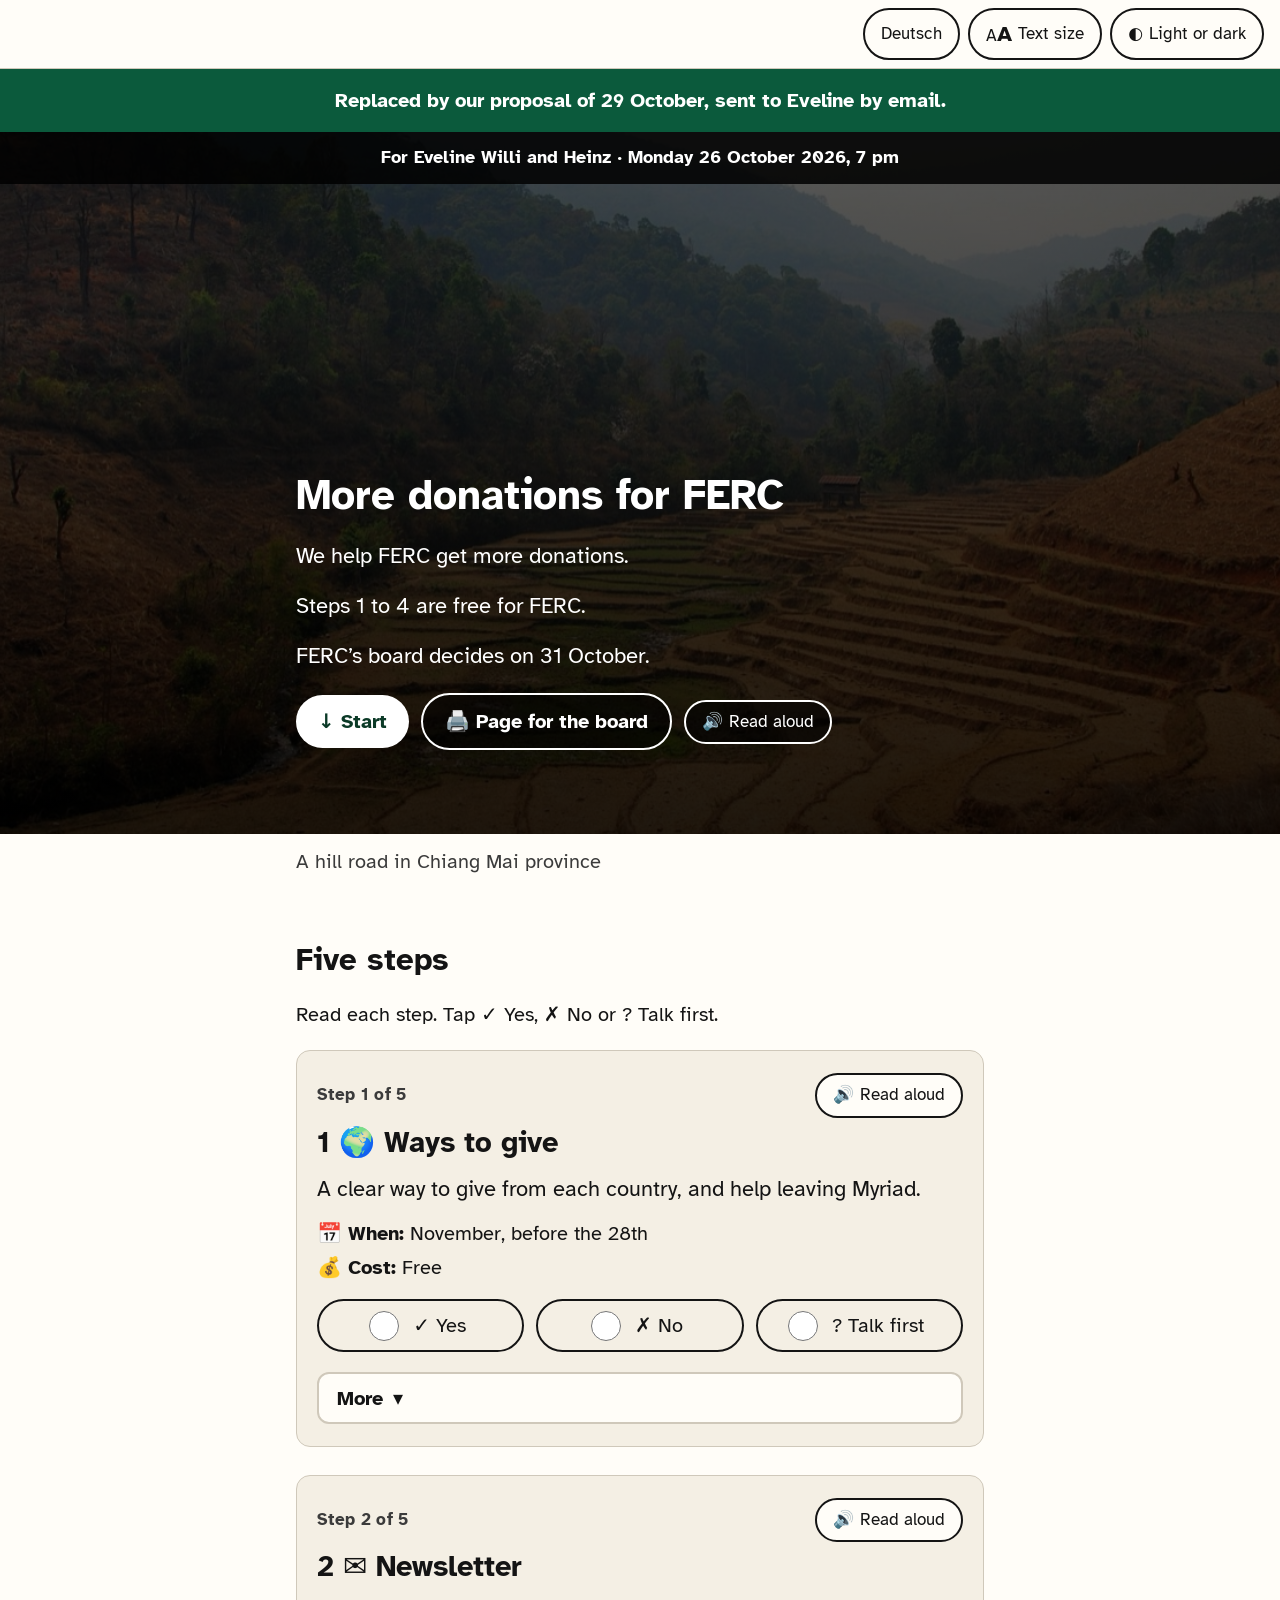
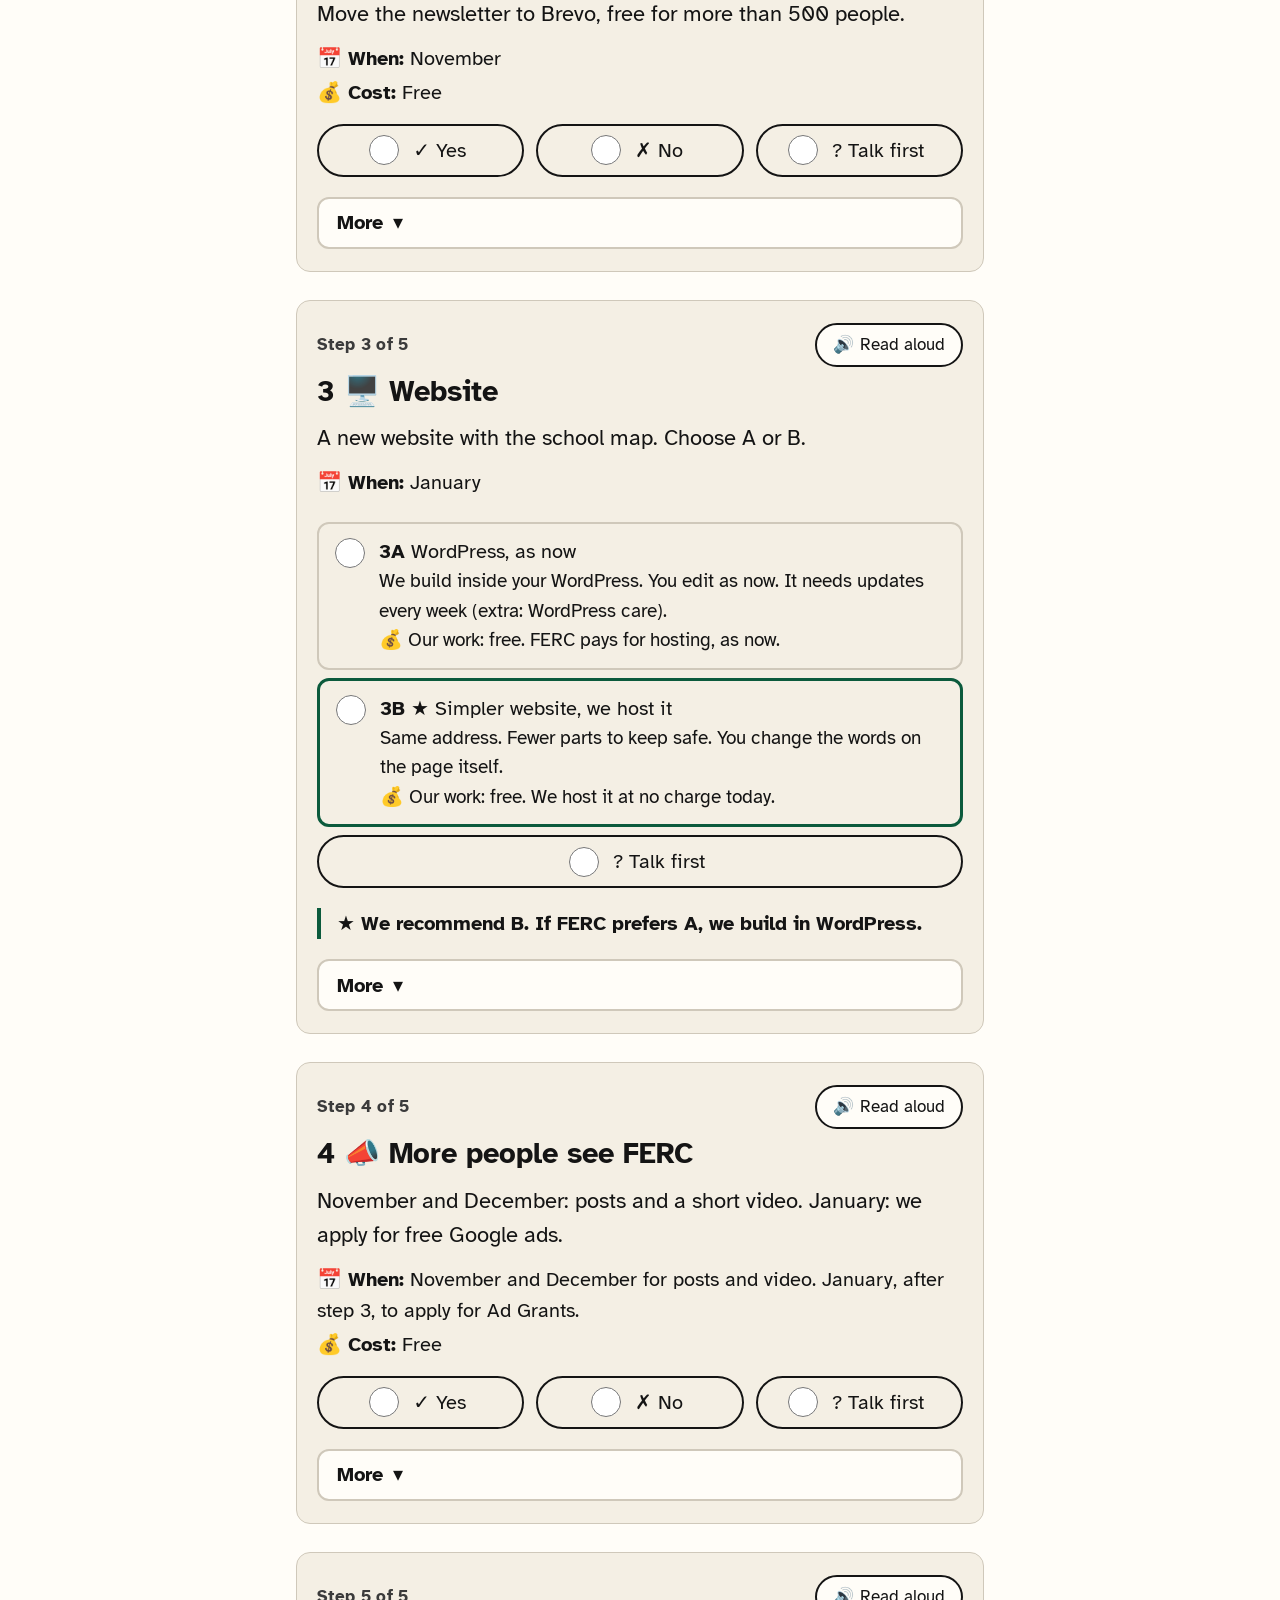
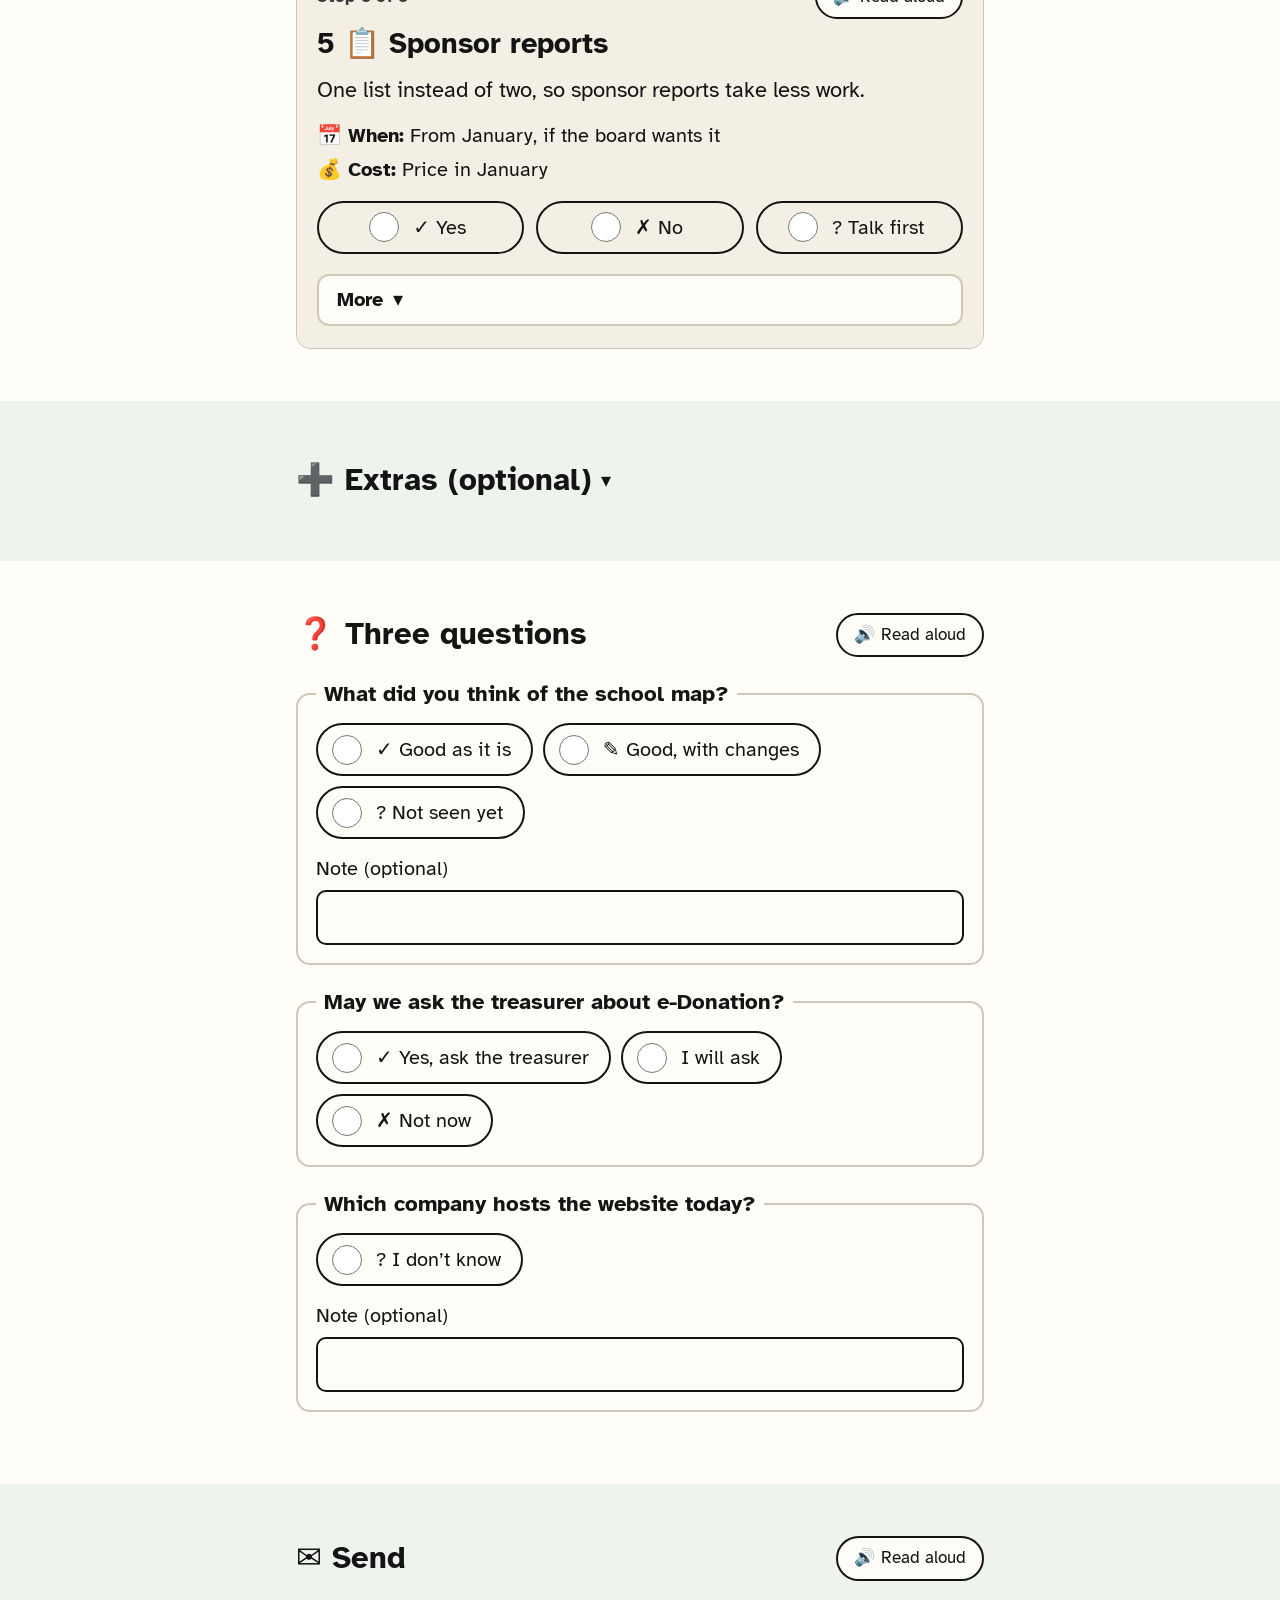
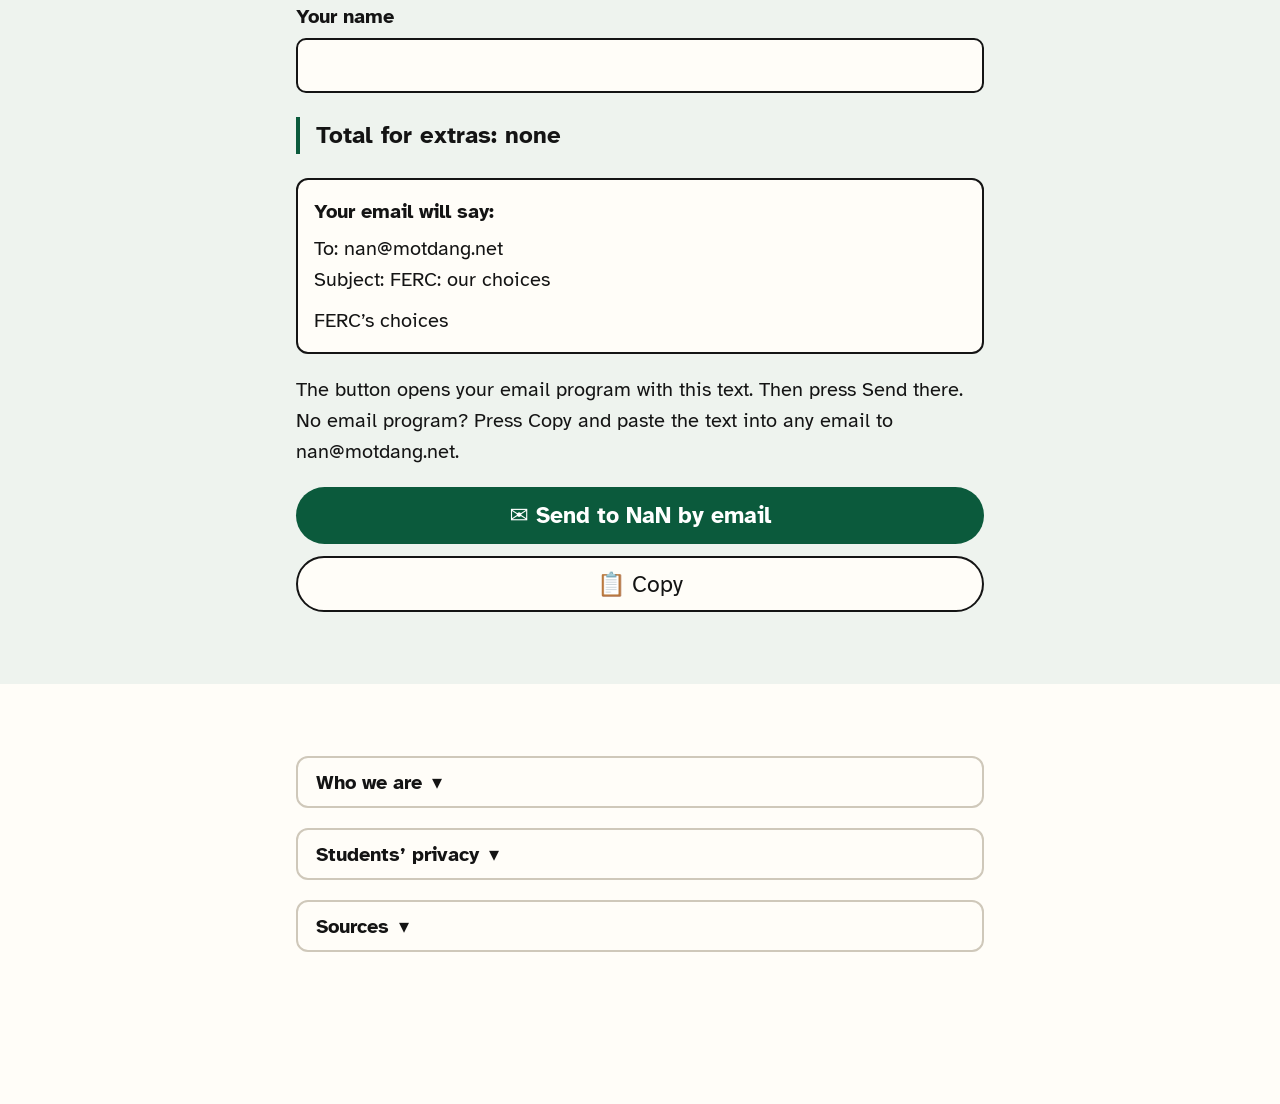
<file: docs/index.html>
<!doctype html>
<html lang="en">
<head>
<meta charset="utf-8">
<meta name="viewport" content="width=device-width, initial-scale=1">
<meta name="robots" content="noindex, nofollow">
<meta name="google" content="notranslate">
<title>FERC · Plan for donations</title>
<meta name="description" content="A plan in five steps for FERC: ways to give from each country, a newsletter for more than 500 people, the website with the school map, more people seeing FERC, and sponsor reports with less work.">
<meta property="og:title" content="FERC · Plan for donations">
<meta property="og:description" content="A plan in five steps for FERC: ways to give from each country, a newsletter for more than 500 people, the website with the school map, more people seeing FERC, and sponsor reports with less work.">
<meta property="og:type" content="website">
<meta property="og:url" content="https://nanobotco.github.io/ferc-plan/">
<meta property="og:image" content="https://nanobotco.github.io/ferc-plan/img/card.jpg">
<meta property="og:image:alt" content="A hill road in Chiang Mai province">
<meta name="twitter:card" content="summary_large_image">
<link rel="preconnect" href="https://fonts.googleapis.com">
<link rel="preconnect" href="https://fonts.gstatic.com" crossorigin>
<link rel="stylesheet" href="https://fonts.googleapis.com/css2?family=Atkinson+Hyperlegible:ital,wght@0,400;0,700;1,400&display=swap">
<link rel="stylesheet" href="style.css?v=bb5eca41">
<script>try{var s=JSON.parse(localStorage.getItem('ferc')||'{}');if(s.big)document.documentElement.classList.add('big');if(s.theme)document.documentElement.dataset.theme=s.theme}catch(_){}</script>
</head>
<body data-voice="en-GB" data-read="Read aloud" data-stop="Stop">
<a class="skip" href="#plan">Skip to the plan</a>
<div class="bar">
  <a class="btn" href="de/" lang="de">Deutsch</a>
  <button class="btn" type="button" id="aa" aria-pressed="false"><span aria-hidden="true">A<span class="a2">A</span></span> Text size</button>
  <button class="btn" type="button" id="theme"><span aria-hidden="true">◐</span> Light or dark</button>
</div>
<p class="gone" role="note">Replaced by our proposal of 29 October, sent to Eveline by email.</p>

<header class="band hero" style="background-image:url(img/road.jpg)">
  <p class="kick">For Eveline Willi and Heinz · Monday 26 October 2026, 7 pm</p>
  <section class="in" aria-labelledby="h1">
    <h1 id="h1">More donations for FERC</h1>
    <p class="lede">We help FERC get more donations.</p><p class="lede">Steps 1 to 4 are free for FERC.</p><p class="lede">FERC’s board decides on 31 October.</p>
    <p class="row"><a class="cta light" href="#steps">↓ Start</a> <a class="cta ghost" href="board/">🖨️ Page for the board</a> <button class="read" type="button"><span aria-hidden="true">🔊</span> Read aloud</button></p>
  </section>
</header>
<p class="cred">A hill road in Chiang Mai province</p>
<main>
<form id="chooser" action="#send" onsubmit="return false" data-cfg="{&quot;to&quot;: &quot;nan@motdang.net&quot;, &quot;subject&quot;: &quot;FERC: our choices&quot;, &quot;head&quot;: &quot;FERC’s choices&quot;, &quot;steps&quot;: &quot;Steps&quot;, &quot;extras&quot;: &quot;Extras&quot;, &quot;name&quot;: &quot;Your name&quot;, &quot;total&quot;: &quot;Total for extras&quot;, &quot;none&quot;: &quot;none&quot;, &quot;once&quot;: &quot;once&quot;, &quot;month&quot;: &quot;a month&quot;, &quot;copied&quot;: &quot;Copied. Paste it into an email to nan@motdang.net.&quot;, &quot;and&quot;: &quot;and&quot;, &quot;money&quot;: &quot;In money&quot;, &quot;de&quot;: false, &quot;half&quot;: &quot;Up to half in trade&quot;, &quot;answers&quot;: &quot;Answers&quot;}">
<section class="sec" id="steps" aria-labelledby="steps-h"><div class="wrap" id="plan">
  <h2 id="steps-h">Five steps</h2>
  <p>Read each step. Tap ✓ Yes, ✗ No or ? Talk first.</p>
  <ol class="steps"><li class="step" id="step1"><section aria-labelledby="c1-h"><div class="hrow"><p class="of">Step 1 of 5</p><button class="read" type="button"><span aria-hidden="true">🔊</span> Read aloud</button></div><h3 id="c1-h">1 <span aria-hidden="true">🌍</span> Ways to give</h3><p class="sub">A clear way to give from each country, and help leaving Myriad.</p><p class="meta"><span><span aria-hidden="true">📅</span> <b>When:</b> November, before the 28th</span><span><span aria-hidden="true">💰</span> <b>Cost:</b> Free</span></p><fieldset class="decide" data-step="1 🌍 Ways to give"><legend class="vh">1 🌍 Ways to give</legend><div class="chips"><label class="pick chip"><input type="radio" name="d-1" value="✓ Yes"> <span>✓ Yes</span></label><label class="pick chip"><input type="radio" name="d-1" value="✗ No"> <span>✗ No</span></label><label class="pick chip"><input type="radio" name="d-1" value="? Talk first"> <span>? Talk first</span></label></div></fieldset><details><summary>More</summary><ul class="core"><li>A “How to give” page on fercthailand.org, one box per country.</li><li>Help with leaving Myriad.</li><li>From the USA, with a tax receipt: CAF America.</li><li>Thai tax receipts: e-Donation. We check with the treasurer.</li></ul><dl class="facts"><div><dt>We do</dt><dd>Compare the ways to give, with costs and time. Prepare the papers for leaving Myriad and for CAF America. Write a short email to US and Australian donors. Build the “How to give” page.</dd></div><div><dt>You do</dt><dd>Tell the treasurer we will ask about e-Donation. Give us an administrator login for fercthailand.org. Sign the applications. Send the email to donors.</dd></div><div><dt>Cost to FERC</dt><dd>Our work: free. CAF America keeps a fee from each US gift. We ask them how much.</dd></div></dl><p>FERC is leaving Myriad. (Myriad USA and Myriad Australia pass US and Australian gifts on to FERC today.) We help with that paperwork. Then we add a “How to give” page to fercthailand.org: one box per country, each saying whether the donor gets a tax receipt.</p><table class="routes"><tbody><tr><th scope="row">Thailand</th><td>Bank transfer, as now. Since 1 January 2026, a Thai tax deduction for a gift to a foundation goes through e-Donation, the Revenue Department’s online system. We ask the treasurer whether FERC is registered. If not, we find out how FERC can register.</td></tr><tr><th scope="row">Switzerland</th><td>Bank transfer with a Swiss tax receipt, as now. The website explains it more clearly.</td></tr><tr><th scope="row">USA</th><td>CAF America, a US charity, takes the gift, gives the donor a US tax receipt, and sends the money to FERC. A US donor who needs no tax receipt can also make a bank transfer to FERC’s Thai account, for example with Wise, a money-transfer service. FERC’s page on Every.org, a US giving website, works through Myriad USA, so it may close when FERC leaves Myriad.</td></tr><tr><th scope="row">Australia</th><td>An Australian charity that can give Australian tax receipts, for example Global Development Group, could take gifts for FERC once it agrees. This takes longer than November. Until then: bank transfer to FERC’s Thai account.</td></tr><tr><th scope="row">UK, Netherlands, others</th><td>Bank transfer to FERC’s Thai account, for example with Wise, a money-transfer service. No tax receipt in the donor’s country.</td></tr></tbody></table><p>The sample giving page on hongdam.net shows the idea. The “How to give” page goes on fercthailand.org.</p></details></section></li><li class="step" id="step2"><section aria-labelledby="c2-h"><div class="hrow"><p class="of">Step 2 of 5</p><button class="read" type="button"><span aria-hidden="true">🔊</span> Read aloud</button></div><h3 id="c2-h">2 <span aria-hidden="true">✉️</span> Newsletter</h3><p class="sub">Move the newsletter to Brevo, free for more than 500 people.</p><p class="meta"><span><span aria-hidden="true">📅</span> <b>When:</b> November</span><span><span aria-hidden="true">💰</span> <b>Cost:</b> Free</span></p><fieldset class="decide" data-step="2 ✉️ Newsletter"><legend class="vh">2 ✉️ Newsletter</legend><div class="chips"><label class="pick chip"><input type="radio" name="d-2" value="✓ Yes"> <span>✓ Yes</span></label><label class="pick chip"><input type="radio" name="d-2" value="✗ No"> <span>✗ No</span></label><label class="pick chip"><input type="radio" name="d-2" value="? Talk first"> <span>? Talk first</span></label></div></fieldset><details><summary>More</summary><ul class="core"><li>Move the list from MailPoet (free up to 500) to Brevo (free for more).</li><li>Brevo sends 300 emails a day, so 500 people take two days.</li><li>The first newsletter tells donors the new ways to give.</li></ul><dl class="facts"><div><dt>We do</dt><dd>Move the list to Brevo. People who unsubscribed stay unsubscribed. Make a FERC newsletter design and a sign-up form on fercthailand.org. Write a one-page guide. The first newsletter tells donors about the new ways to give from step 1.</dd></div><div><dt>You do</dt><dd>Say yes to the move. Then you send each newsletter. The guide shows how.</dd></div><div><dt>Cost to FERC</dt><dd>Free</dd></div></dl><p>MailPoet, your newsletter tool, is free up to 500 contacts, and FERC has reached 500. Brevo, another newsletter service, is free for more than 500 contacts. It sends 300 emails a day. So a newsletter to 500 people goes out over two days: 300 on the first day, the other 200 the next day with one more click. Free Brevo newsletters end with a small line, “Sent with Brevo”. (MailerLite, a similar service, is now free only up to 250 contacts.)</p></details></section></li><li class="step" id="step3"><section aria-labelledby="c3-h"><div class="hrow"><p class="of">Step 3 of 5</p><button class="read" type="button"><span aria-hidden="true">🔊</span> Read aloud</button></div><h3 id="c3-h">3 <span aria-hidden="true">🖥️</span> Website</h3><p class="sub">A new website with the school map. Choose A or B.</p><p class="meta"><span><span aria-hidden="true">📅</span> <b>When:</b> January</span></p><fieldset class="decide" data-step="3 🖥️ Website"><legend class="vh">3 🖥️ Website</legend><label class="pick card"><input type="radio" name="web" value="3A" data-label="3A WordPress, as now"> <span><b>3A</b> WordPress, as now<i class="needs">We build inside your WordPress. You edit as now. It needs updates every week (extra: WordPress care).</i><i class="needs"><span aria-hidden="true">💰</span> Our work: free. FERC pays for hosting, as now.</i></span></label><label class="pick card rec"><input type="radio" name="web" value="3B" data-label="3B Simpler website, we host it"> <span><b>3B</b> ★ Simpler website, we host it<i class="needs">Same address. Fewer parts to keep safe. You change the words on the page itself.</i><i class="needs"><span aria-hidden="true">💰</span> Our work: free. We host it at no charge today.</i></span></label><label class="pick chip"><input type="radio" name="web" value="talk" data-label="? Talk first"> <span>? Talk first</span></label></fieldset><p class="ask">★ We recommend B. If FERC prefers A, we build in WordPress.</p><details><summary>More</summary><ul class="core"><li>New look, a “Sponsor a student” button, the school map.</li><li>Choose A or B:</li></ul><dl class="facts"><div><dt>We do</dt><dd>Build the new website, A or B.</dd></div><div><dt>You do</dt><dd>Choose A or B. Tell us which company hosts the website today.</dd></div></dl><ul class=""><li>A “Sponsor a student” button on every page</li><li>The “How to give” page from step 1</li><li>Student stories, only from students who ticked yes on the permission box</li><li>The school map: 34 schools, each with name, district and photo</li><li>Faster on phones</li><li>A short guide, and one hour with you and Heinz to show how it works</li></ul><p><a class="btn" href="https://hongdam.net/for/eveline/#map">See the school map →</a></p><p>Why weekly updates on WordPress: in 2025, 11,334 new security holes were found in WordPress, 91% of them in plugins (add-ons). Attackers often use a new hole within 5 hours. With B, we move the old pages and pictures across, and you change words as on the practice copy of your giving page.</p></details></section></li><li class="step" id="step4"><section aria-labelledby="c4-h"><div class="hrow"><p class="of">Step 4 of 5</p><button class="read" type="button"><span aria-hidden="true">🔊</span> Read aloud</button></div><h3 id="c4-h">4 <span aria-hidden="true">📣</span> More people see FERC</h3><p class="sub">November and December: posts and a short video. January: we apply for free Google ads.</p><p class="meta"><span><span aria-hidden="true">📅</span> <b>When:</b> November and December for posts and video. January, after step 3, to apply for Ad Grants.</span><span><span aria-hidden="true">💰</span> <b>Cost:</b> Free</span></p><fieldset class="decide" data-step="4 📣 More people see FERC"><legend class="vh">4 📣 More people see FERC</legend><div class="chips"><label class="pick chip"><input type="radio" name="d-4" value="✓ Yes"> <span>✓ Yes</span></label><label class="pick chip"><input type="radio" name="d-4" value="✗ No"> <span>✗ No</span></label><label class="pick chip"><input type="radio" name="d-4" value="? Talk first"> <span>? Talk first</span></label></div></fieldset><details><summary>More</summary><ul class="core"><li>Two posts a week in November and December.</li><li>A short video from the school map.</li><li>In January, after the new website (step 3): we apply for free Google ads for charities (Ad Grants). Google decides.</li></ul><dl class="facts"><div><dt>We do</dt><dd>Write the posts and make the video in November and December. In January, after step 3, apply for Ad Grants.</dd></div><div><dt>You do</dt><dd>Once a month, say yes to that month’s posts. FERC posts them, or gives us access to post.</dd></div><div><dt>Cost to FERC</dt><dd>Free</dd></div></dl><ul class=""><li>Two posts a week on Facebook and LinkedIn in November and December: the talk, the fundraiser, Christmas</li><li>A short video made from the school map’s photos</li><li>Google Ad Grants: free Google search ads for charities, up to US$10,000 a month. Google asks for a fast, secure website; step 3 gives FERC one in January. We check whether FERC can get them. We apply in January, after step 3.</li><li>A count of website visits and clicks on “How to give”, for the board</li></ul></details></section></li><li class="step" id="step5"><section aria-labelledby="c5-h"><div class="hrow"><p class="of">Step 5 of 5</p><button class="read" type="button"><span aria-hidden="true">🔊</span> Read aloud</button></div><h3 id="c5-h">5 <span aria-hidden="true">📋</span> Sponsor reports</h3><p class="sub">One list instead of two, so sponsor reports take less work.</p><p class="meta"><span><span aria-hidden="true">📅</span> <b>When:</b> From January, if the board wants it</span><span><span aria-hidden="true">💰</span> <b>Cost:</b> Price in January</span></p><fieldset class="decide" data-step="5 📋 Sponsor reports"><legend class="vh">5 📋 Sponsor reports</legend><div class="chips"><label class="pick chip"><input type="radio" name="d-5" value="✓ Yes"> <span>✓ Yes</span></label><label class="pick chip"><input type="radio" name="d-5" value="✗ No"> <span>✗ No</span></label><label class="pick chip"><input type="radio" name="d-5" value="? Talk first"> <span>? Talk first</span></label></div></fieldset><details><summary>More</summary><ul class="core"><li>From January: one shared list instead of two.</li><li>Type a report once; the sponsor’s report is made from it.</li></ul><dl class="facts"><div><dt>Cost to FERC</dt><dd>A price we agree with the board in January</dd></div></dl><p>Today: Heinz collects about 100 student reports, twice a year. You turn them into reports for sponsors. FERC keeps two lists: the master list and the treasurer’s list.</p><ul class=""><li>One shared list instead of two, with a column for each student’s permission</li><li>Type a student’s report once; the sponsor’s report is made from it.</li><li>One page showing which reports are in, missing or sent</li></ul><p>The list holds details of students under 18. FERC decides who can open it. Contact with schools goes through CMSEO, as now.</p></details></section></li></ol>
</div></section>
<section class="sec alt" id="extras" aria-labelledby="extras-h"><div class="wrap">
  <details class="big"><summary><h2 id="extras-h"><span aria-hidden="true">➕</span> Extras (optional)</h2></summary>
    <p>Extra work, with prices for FERC in Thai baht.</p>
    <label class="pick"><input type="checkbox" name="extra" value="book" data-once="0" data-month="3000" data-label="Gift record for the treasurer (฿3,000 a month, stop any month)"> <span><b>Gift record for the treasurer</b> <b class="pr">฿3,000 a month, stop any month</b><i class="needs">Each gift is one row: way of giving, fee, baht and Swiss francs. A thank-you to each donor. A statement for the board each month. Only if the treasurer wants it.</i></span></label><label class="pick"><input type="checkbox" name="extra" value="posts" data-once="0" data-month="3000" data-label="Posts from January to June (฿3,000 a month, stop any month)"> <span><b>Posts from January to June</b> <b class="pr">฿3,000 a month, stop any month</b><i class="needs">Two posts a week after the free months. You say yes once a month.</i></span></label><label class="pick"><input type="checkbox" name="extra" value="kit" data-once="5000" data-month="0" data-label="Talk and fundraiser kit (฿5,000 once)"> <span><b>Talk and fundraiser kit</b> <b class="pr">฿5,000 once</b><i class="needs">Large-print slides for your talk on 28 November. “How to give” cards with a QR code for each table on 29 November. A thank-you email to guests on 30 November.</i></span></label><label class="pick"><input type="checkbox" name="extra" value="ads" data-once="0" data-month="2000" data-label="Ad Grants care (฿2,000 a month, stop any month)"> <span><b>Ad Grants care</b> <b class="pr">฿2,000 a month, stop any month</b><i class="needs">If Google says yes: we keep the free ads working within Google’s rules, and send the board one line a month.</i></span></label><label class="pick"><input type="checkbox" name="extra" value="alumni" data-once="3000" data-month="0" data-label="Alumni survey (฿3,000 once)"> <span><b>Alumni survey</b> <b class="pr">฿3,000 once</b><i class="needs">Questions for FERC alumni as a short form in Thai and English, in FERC’s own Google account.</i></span></label><label class="pick"><input type="checkbox" name="extra" value="usf" data-once="5000" data-month="0" data-label="Papers for US foundations (฿5,000 once)"> <span><b>Papers for US foundations</b> <b class="pr">฿5,000 once</b><i class="needs">The English papers a US foundation asks for before it gives to a charity abroad. Only if a US foundation is among FERC’s donors.</i></span></label><label class="pick"><input type="checkbox" name="extra" value="thai" data-once="10000" data-month="0" data-label="Thai website (฿10,000 once)"> <span><b>Thai website</b> <b class="pr">฿10,000 once</b><i class="needs">Thai pages beside the English ones, checked by a Thai speaker.</i></span></label><label class="pick"><input type="checkbox" name="extra" value="wpcare" data-once="0" data-month="2000" data-needs="3A" data-label="WordPress care (฿2,000 a month, stop any month)"> <span><b>WordPress care</b> <b class="pr">฿2,000 a month, stop any month</b><i class="needs">For choice A: each week we update WordPress and its plugins, check for new security holes, and keep a backup.</i><i class="needs lock">🔒 Only with 3A, WordPress</i></span></label>
    <label class="pick"><input type="checkbox" name="half"> <span><span aria-hidden="true">🤝</span> We would like to pay up to half in trade (for example, a thank-you line on fercthailand.org).</span></label>
    <p><span aria-hidden="true">🏘️</span> If you introduce someone who hires us, FERC gets 20% of what they pay us in their first year.</p>
    <p class="row"><a class="btn" href="mailto:?cc=nan%40motdang.net&amp;subject=An%20introduction%3A%20Hongdam&amp;body=Dear%20%E2%80%A6%2C%0A%0AI%20would%20like%20to%20introduce%20NaN%20from%20Hongdam%20%28copied%20here%29.%20They%20made%20FERC%E2%80%99s%20giving%20page%20and%20school%20map.%20I%20think%20they%20could%20help%20you%20with%20%E2%80%A6%0A%0AIf%20you%20hire%20them%2C%20they%20give%20FERC%2020%25%20of%20what%20you%20pay%20them%20in%20the%20first%20year%2C%20for%20our%20students.%0A%0ABest%20wishes%2C%0AEveline">✉️ Introduce someone</a></p>
    <p>Other Chiang Mai groups can get a giving page like FERC’s: ฿30,000 to set up, then ฿10,000 a month.</p>
  </details>
</div></section>
<section class="sec" id="questions" aria-labelledby="q-h"><div class="wrap">
  <div class="hrow"><h2 id="q-h"><span aria-hidden="true">❓</span> Three questions</h2><button class="read" type="button"><span aria-hidden="true">🔊</span> Read aloud</button></div>
  <fieldset class="q" data-q="map" data-text="What did you think of the school map?"><legend>What did you think of the school map?</legend><div class="chips"><label class="pick chip"><input type="radio" name="q-map" value="✓ Good as it is"> <span>✓ Good as it is</span></label><label class="pick chip"><input type="radio" name="q-map" value="✎ Good, with changes"> <span>✎ Good, with changes</span></label><label class="pick chip"><input type="radio" name="q-map" value="? Not seen yet"> <span>? Not seen yet</span></label></div><label class="field small-field">Note (optional)<input type="text" name="qn-map"></label></fieldset><fieldset class="q" data-q="treasurer" data-text="May we ask the treasurer about e-Donation?"><legend>May we ask the treasurer about e-Donation?</legend><div class="chips"><label class="pick chip"><input type="radio" name="q-treasurer" value="✓ Yes, ask the treasurer"> <span>✓ Yes, ask the treasurer</span></label><label class="pick chip"><input type="radio" name="q-treasurer" value="I will ask"> <span>I will ask</span></label><label class="pick chip"><input type="radio" name="q-treasurer" value="✗ Not now"> <span>✗ Not now</span></label></div></fieldset><fieldset class="q" data-q="host" data-text="Which company hosts the website today?"><legend>Which company hosts the website today?</legend><div class="chips"><label class="pick chip"><input type="radio" name="q-host" value="? I don’t know"> <span>? I don’t know</span></label></div><label class="field small-field">Note (optional)<input type="text" name="qn-host"></label></fieldset>
</div></section>
<section class="sec alt" id="send" aria-labelledby="send-h"><div class="wrap">
  <div class="hrow"><h2 id="send-h"><span aria-hidden="true">✉️</span> Send</h2><button class="read" type="button"><span aria-hidden="true">🔊</span> Read aloud</button></div>
  <label class="field">Your name<input type="text" name="name" autocomplete="name"></label>
  <p class="total" id="total" aria-live="polite">Total for extras: none</p>
  <div class="preview"><p class="pv-h">Your email will say:</p><p class="pv-to">To: nan@motdang.net<br>Subject: FERC: our choices</p><pre id="pv"></pre></div>
  <p class="help">The button opens your email program with this text. Then press Send there. No email program? Press Copy and paste the text into any email to nan@motdang.net.</p>
  <p class="sendrow"><a class="cta send" id="sendbtn" href="mailto:nan@motdang.net">✉️ Send to NaN by email</a> <button class="btn send" type="button" id="copy">📋 Copy</button></p>
  <p class="small-ink" id="copied" aria-live="polite"></p>
</div></section>
</form>
<section class="sec" id="about" aria-label="Who we are"><div class="wrap">
  <details><summary>Who we are</summary><p>Hongdam is a small web company in Chiang Mai and Chiang Rai. We are six people: Thai, Burmese and American.</p><p>We build websites and online tools in Thai and English, for companies, charities and clubs. We also run motdang.net, a guide to Chiang Mai.</p><p>For FERC we already made a sample giving page and a map of the 34 schools.</p><p>At the meeting: NaN (your contact), Marcus (Myat Kaung Thant) and Michael.</p><p class="row"><a class="btn" href="https://hongdam.net/for/eveline/">See the sample giving page and map →</a></p></details>
  <details><summary>Students’ privacy</summary><ul class=""><li>On the website: only what a student ticked yes to on the permission box.</li><li>Students’ email, LINE and phone numbers stay off the website.</li><li>Contact with schools and students goes through CMSEO, as now.</li></ul></details>
  <details><summary>Sources</summary><ul class="small"><li><a href="https://cafamerica.org/friends-funds/">CAF America: Friends Funds</a></li><li><a href="https://www.dfat.gov.au/development/who-we-work-with/ngos/oagds">DFAT: Overseas Aid Gift Deduction Scheme</a></li><li><a href="https://globaldevelopmentgroup.org/au/help/">Global Development Group (Australia)</a></li><li><a href="https://thestandard.co/donation-tax-deduction-e-donation-2026/">THE STANDARD: donations to foundations through e-Donation from 1 January 2026</a></li><li><a href="https://www.rd.go.th/region/04/saraburi/85/6565.html">Revenue Department: e-Donation</a></li><li><a href="https://www.brevo.com/pricing/">Brevo pricing</a></li><li><a href="https://www.mailerlite.com/help/free-plan-update-faq">MailerLite: free plan update (250 subscribers from 16 June 2026)</a></li><li><a href="https://patchstack.com/whitepaper/state-of-wordpress-security-in-2026/">Patchstack: State of WordPress Security in 2026</a></li><li><a href="https://www.google.com/grants/">Google for Nonprofits: Ad Grants</a></li><li><a href="https://myriadusa.org/">Myriad USA (formerly King Baudouin Foundation United States)</a></li></ul><p class="small">Photos by Takeaway, a Wikimedia Commons user. A hill road in Chiang Mai province: <a href="https://commons.wikimedia.org/wiki/File:Chiang_mai_province_road_1263.jpg">Wikimedia Commons</a>, <a href="https://creativecommons.org/licenses/by/3.0">CC BY 3.0</a> · Doi Chiang Dao in the clouds: <a href="https://commons.wikimedia.org/wiki/File:Doi_Chiang_Dao_in_the_clouds.jpg">Wikimedia Commons</a>, <a href="https://creativecommons.org/licenses/by-sa/3.0">CC BY-SA 3.0</a></p></details>
</div></section>
</main>
<script src="app.js?v=bb5eca41"></script>
</body>
</html>
</file>
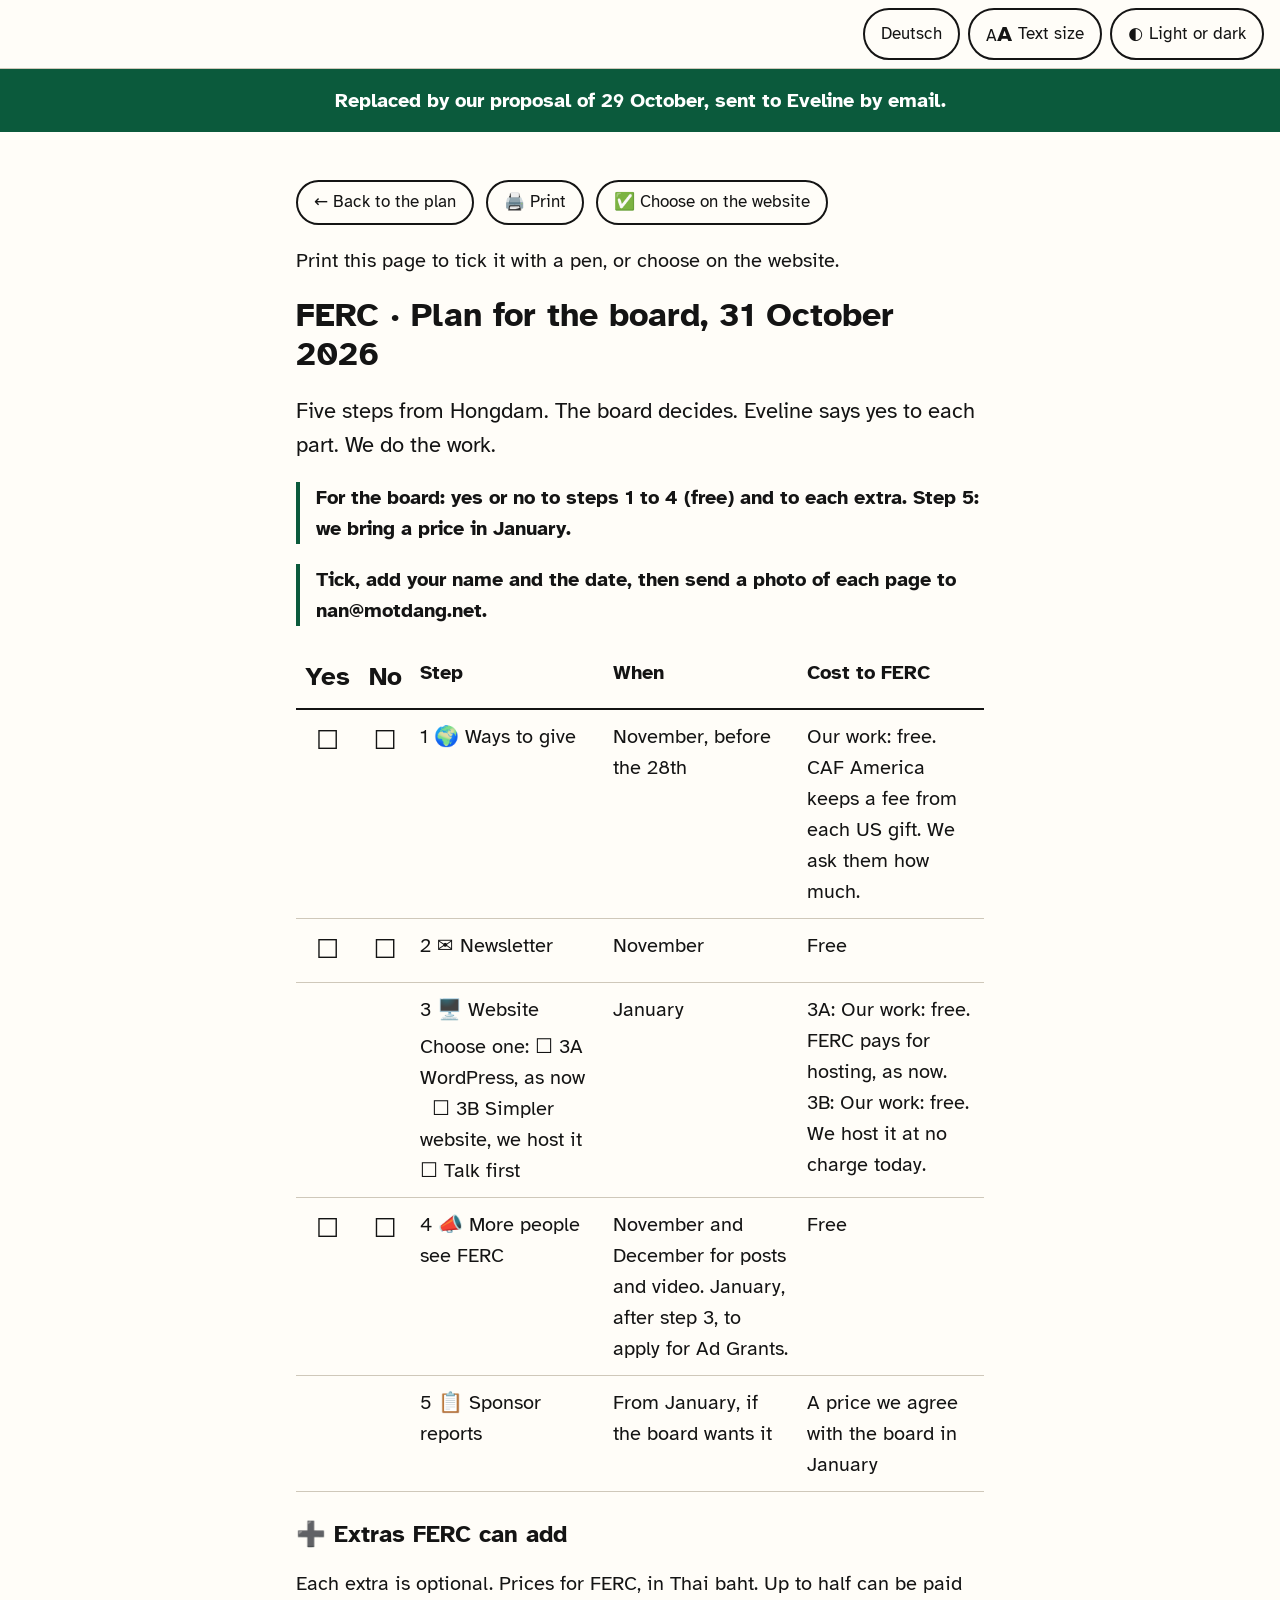
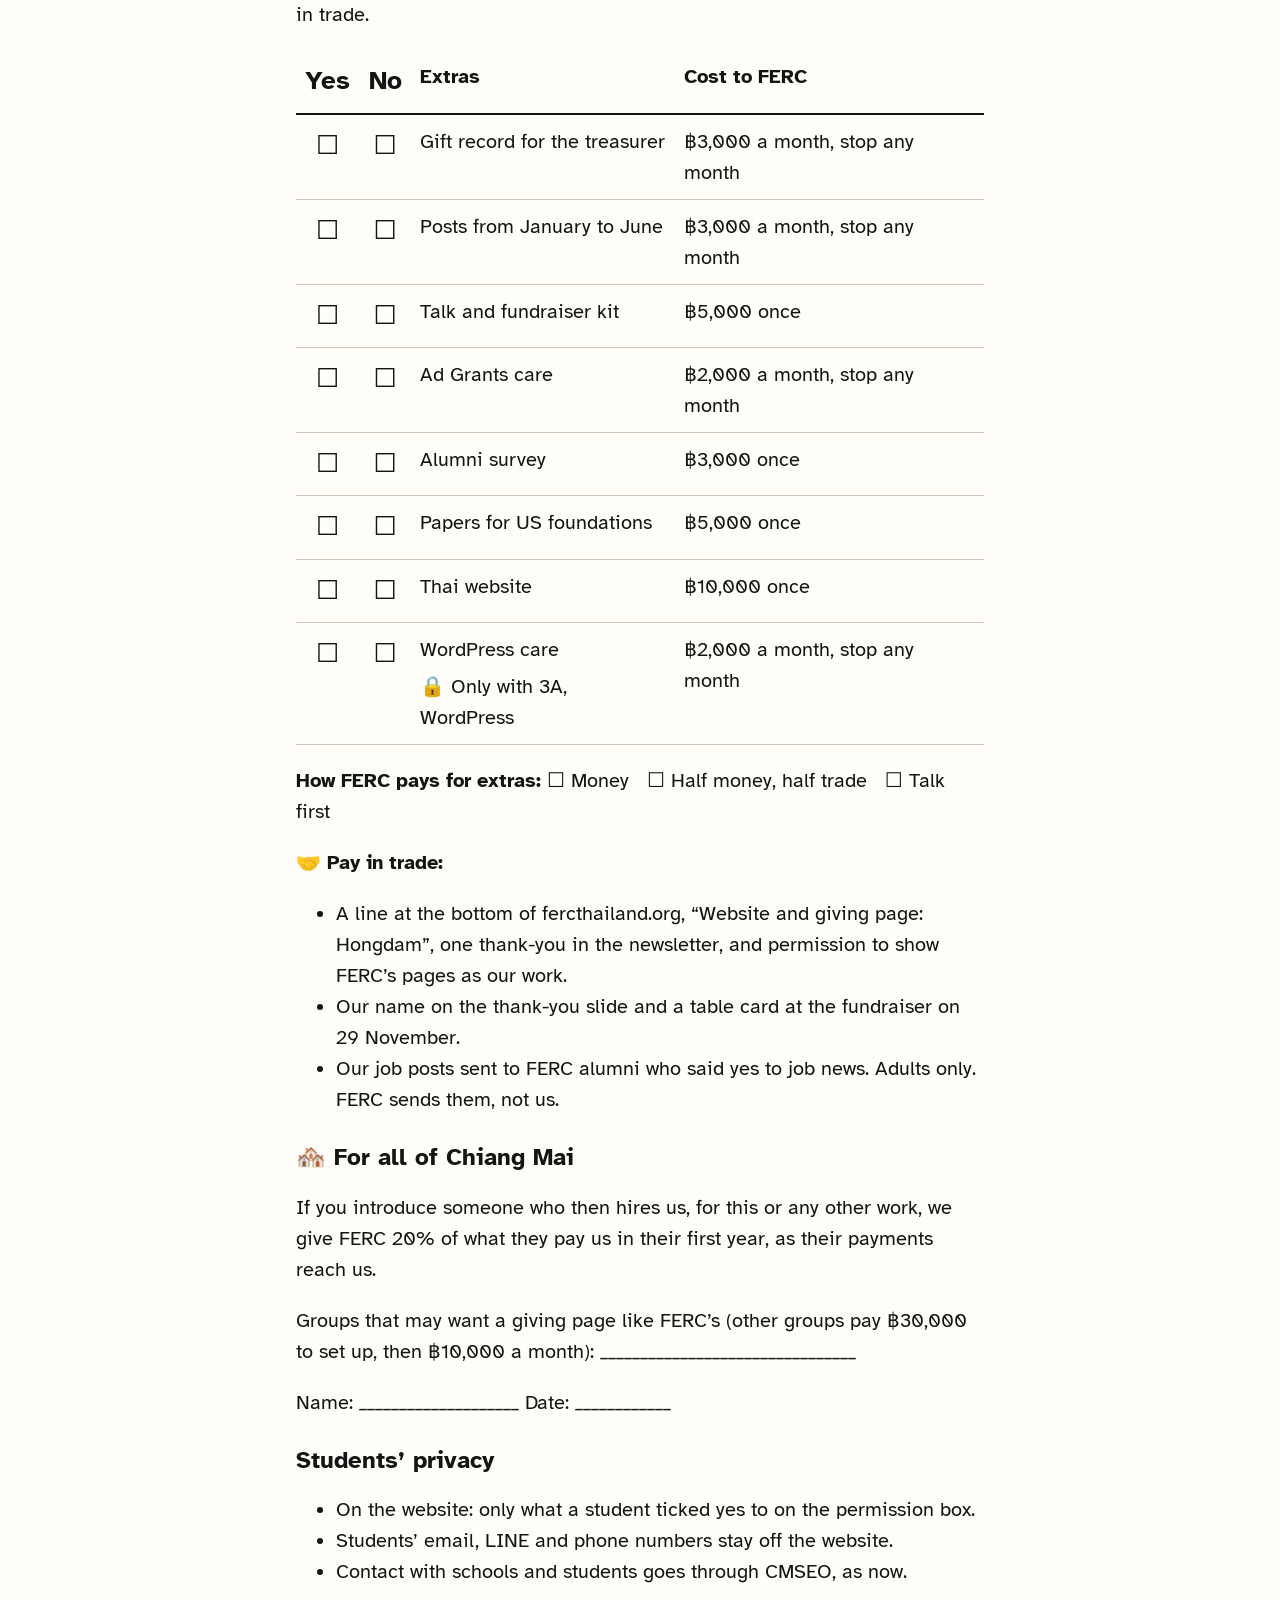
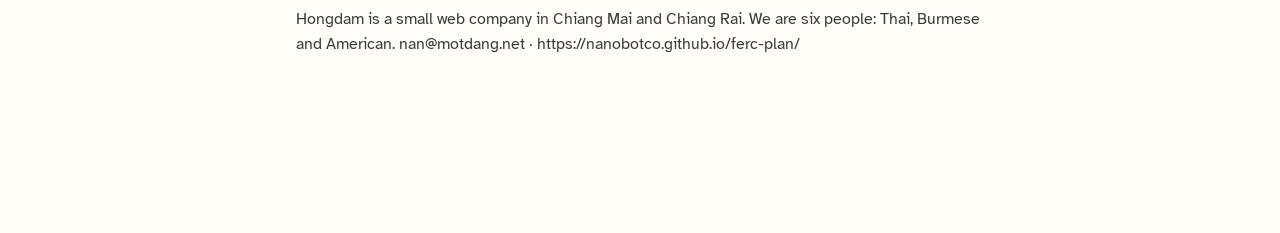
<file: docs/board/index.html>
<!doctype html>
<html lang="en">
<head>
<meta charset="utf-8">
<meta name="viewport" content="width=device-width, initial-scale=1">
<meta name="robots" content="noindex, nofollow">
<meta name="google" content="notranslate">
<title>FERC · Plan for the board, 31 October 2026</title>
<meta name="description" content="A plan in five steps for FERC: ways to give from each country, a newsletter for more than 500 people, the website with the school map, more people seeing FERC, and sponsor reports with less work.">
<meta property="og:title" content="FERC · Plan for the board, 31 October 2026">
<meta property="og:description" content="A plan in five steps for FERC: ways to give from each country, a newsletter for more than 500 people, the website with the school map, more people seeing FERC, and sponsor reports with less work.">
<meta property="og:type" content="website">
<meta property="og:url" content="https://nanobotco.github.io/ferc-plan/board/">
<meta property="og:image" content="https://nanobotco.github.io/ferc-plan/img/card.jpg">
<meta property="og:image:alt" content="A hill road in Chiang Mai province">
<meta name="twitter:card" content="summary_large_image">
<link rel="preconnect" href="https://fonts.googleapis.com">
<link rel="preconnect" href="https://fonts.gstatic.com" crossorigin>
<link rel="stylesheet" href="https://fonts.googleapis.com/css2?family=Atkinson+Hyperlegible:ital,wght@0,400;0,700;1,400&display=swap">
<link rel="stylesheet" href="../style.css?v=bb5eca41">
<script>try{var s=JSON.parse(localStorage.getItem('ferc')||'{}');if(s.big)document.documentElement.classList.add('big');if(s.theme)document.documentElement.dataset.theme=s.theme}catch(_){}</script>
</head>
<body data-voice="en-GB" data-read="Read aloud" data-stop="Stop">
<a class="skip" href="#plan">Skip to the plan</a>
<div class="bar">
  <a class="btn" href="../de/board/" lang="de">Deutsch</a>
  <button class="btn" type="button" id="aa" aria-pressed="false"><span aria-hidden="true">A<span class="a2">A</span></span> Text size</button>
  <button class="btn" type="button" id="theme"><span aria-hidden="true">◐</span> Light or dark</button>
</div>
<p class="gone" role="note">Replaced by our proposal of 29 October, sent to Eveline by email.</p>

<main class="wrap boardpage" id="plan">
  <p class="noprint row"><a class="btn" href="../">← Back to the plan</a> <button class="btn" type="button" onclick="window.print()">🖨️ Print</button> <a class="btn" href="../#steps">✅ Choose on the website</a></p>
  <p class="noprint help">Print this page to tick it with a pen, or choose on the website.</p>
  <h1>FERC · Plan for the board, 31 October 2026</h1>
  <p class="lede">Five steps from Hongdam. The board decides. Eveline says yes to each part. We do the work.</p>
  <p class="ask">For the board: yes or no to steps 1 to 4 (free) and to each extra. Step 5: we bring a price in January.</p>
  <p class="ask">Tick, add your name and the date, then send a photo of each page to nan@motdang.net.</p>
  <table class="board"><thead><tr><th scope="col" class="box">Yes</th><th scope="col" class="box">No</th><th scope="col">Step</th><th scope="col">When</th><th scope="col">Cost to FERC</th></tr></thead><tbody><tr><td class="box" data-l="Yes">☐</td><td class="box" data-l="No">☐</td><th scope="row">1 <span aria-hidden="true">🌍</span> Ways to give</th><td data-l="When">November, before the 28th</td><td data-l="Cost to FERC">Our work: free. CAF America keeps a fee from each US gift. We ask them how much.</td></tr><tr><td class="box" data-l="Yes">☐</td><td class="box" data-l="No">☐</td><th scope="row">2 <span aria-hidden="true">✉️</span> Newsletter</th><td data-l="When">November</td><td data-l="Cost to FERC">Free</td></tr><tr><td colspan="2" class="box"></td><th scope="row">3 <span aria-hidden="true">🖥️</span> Website<br><span class="opts">Choose one: ☐ 3A WordPress, as now &nbsp; ☐ 3B Simpler website, we host it &nbsp; ☐ Talk first</span></th><td data-l="When">January</td><td data-l="Cost to FERC">3A: Our work: free. FERC pays for hosting, as now. 3B: Our work: free. We host it at no charge today.</td></tr><tr><td class="box" data-l="Yes">☐</td><td class="box" data-l="No">☐</td><th scope="row">4 <span aria-hidden="true">📣</span> More people see FERC</th><td data-l="When">November and December for posts and video. January, after step 3, to apply for Ad Grants.</td><td data-l="Cost to FERC">Free</td></tr><tr><td colspan="2" class="box"></td><th scope="row">5 <span aria-hidden="true">📋</span> Sponsor reports</th><td data-l="When">From January, if the board wants it</td><td data-l="Cost to FERC">A price we agree with the board in January</td></tr></tbody></table>
  <h2><span aria-hidden="true">➕</span> Extras FERC can add</h2>
  <p>Each extra is optional. Prices for FERC, in Thai baht. Up to half can be paid in trade.</p>
  <table class="board"><thead><tr><th scope="col" class="box">Yes</th><th scope="col" class="box">No</th><th scope="col">Extras</th><th scope="col" colspan="2">Cost to FERC</th></tr></thead><tbody><tr><td class="box" data-l="Yes">☐</td><td class="box" data-l="No">☐</td><th scope="row">Gift record for the treasurer</th><td colspan="2" data-l="Cost to FERC">฿3,000 a month, stop any month</td></tr><tr><td class="box" data-l="Yes">☐</td><td class="box" data-l="No">☐</td><th scope="row">Posts from January to June</th><td colspan="2" data-l="Cost to FERC">฿3,000 a month, stop any month</td></tr><tr><td class="box" data-l="Yes">☐</td><td class="box" data-l="No">☐</td><th scope="row">Talk and fundraiser kit</th><td colspan="2" data-l="Cost to FERC">฿5,000 once</td></tr><tr><td class="box" data-l="Yes">☐</td><td class="box" data-l="No">☐</td><th scope="row">Ad Grants care</th><td colspan="2" data-l="Cost to FERC">฿2,000 a month, stop any month</td></tr><tr><td class="box" data-l="Yes">☐</td><td class="box" data-l="No">☐</td><th scope="row">Alumni survey</th><td colspan="2" data-l="Cost to FERC">฿3,000 once</td></tr><tr><td class="box" data-l="Yes">☐</td><td class="box" data-l="No">☐</td><th scope="row">Papers for US foundations</th><td colspan="2" data-l="Cost to FERC">฿5,000 once</td></tr><tr><td class="box" data-l="Yes">☐</td><td class="box" data-l="No">☐</td><th scope="row">Thai website</th><td colspan="2" data-l="Cost to FERC">฿10,000 once</td></tr><tr><td class="box" data-l="Yes">☐</td><td class="box" data-l="No">☐</td><th scope="row">WordPress care<br><span class="opts">🔒 Only with 3A, WordPress</span></th><td colspan="2" data-l="Cost to FERC">฿2,000 a month, stop any month</td></tr></tbody></table>
  <p><b>How FERC pays for extras:</b> ☐ Money &nbsp; ☐ Half money, half trade &nbsp; ☐ Talk first</p>
  <p><b><span aria-hidden="true">🤝</span> Pay in trade:</b></p>
  <ul class=""><li>A line at the bottom of fercthailand.org, “Website and giving page: Hongdam”, one thank-you in the newsletter, and permission to show FERC’s pages as our work.</li><li>Our name on the thank-you slide and a table card at the fundraiser on 29 November.</li><li>Our job posts sent to FERC alumni who said yes to job news. Adults only. FERC sends them, not us.</li></ul>
  <h2><span aria-hidden="true">🏘️</span> For all of Chiang Mai</h2>
  <p>If you introduce someone who then hires us, for this or any other work, we give FERC 20% of what they pay us in their first year, as their payments reach us.</p>
  <p>Groups that may want a giving page like FERC’s (other groups pay ฿30,000 to set up, then ฿10,000 a month): ________________________________</p>
  <p>Name: ____________________   Date: ____________</p>
  <h2>Students’ privacy</h2>
  <ul class=""><li>On the website: only what a student ticked yes to on the permission box.</li><li>Students’ email, LINE and phone numbers stay off the website.</li><li>Contact with schools and students goes through CMSEO, as now.</li></ul>
  <p class="small">Hongdam is a small web company in Chiang Mai and Chiang Rai. We are six people: Thai, Burmese and American. nan@motdang.net · https://nanobotco.github.io/ferc-plan/</p>
</main>
<script src="../app.js?v=bb5eca41"></script>
</body>
</html>
</file>
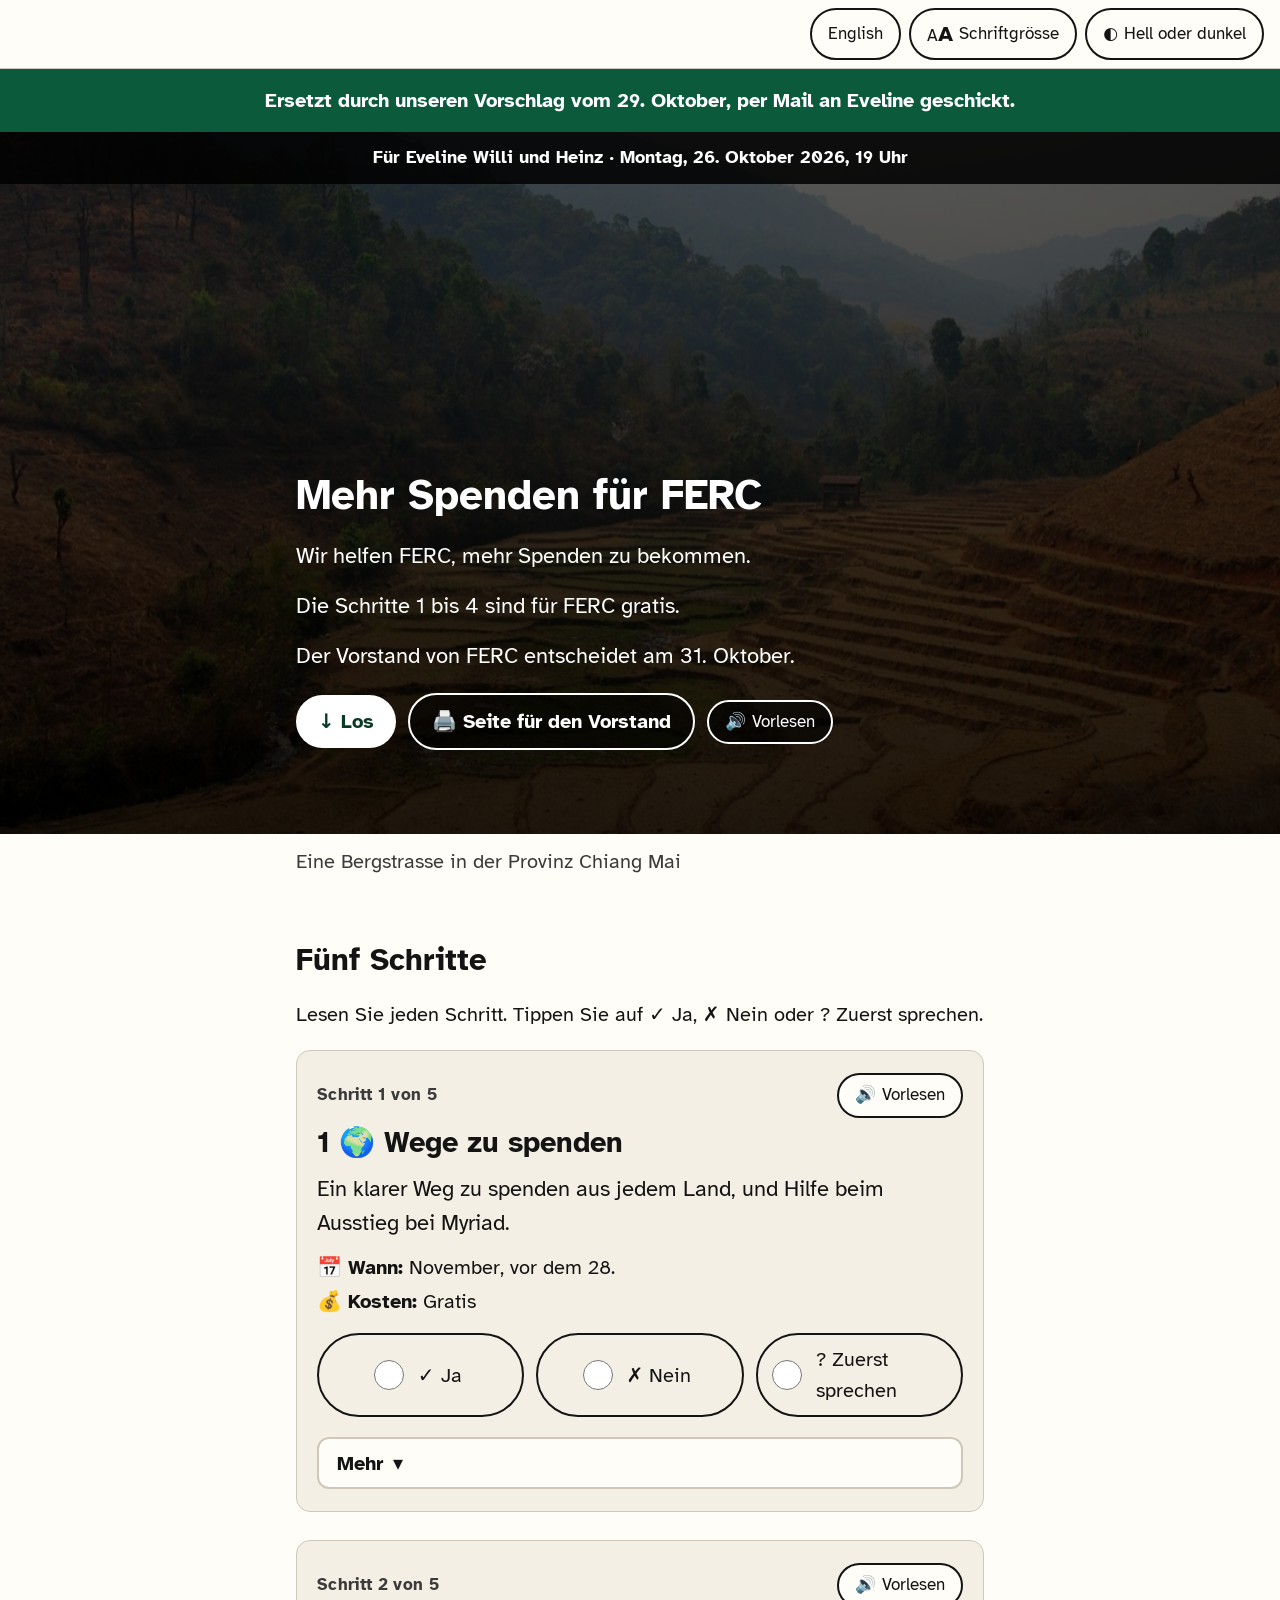
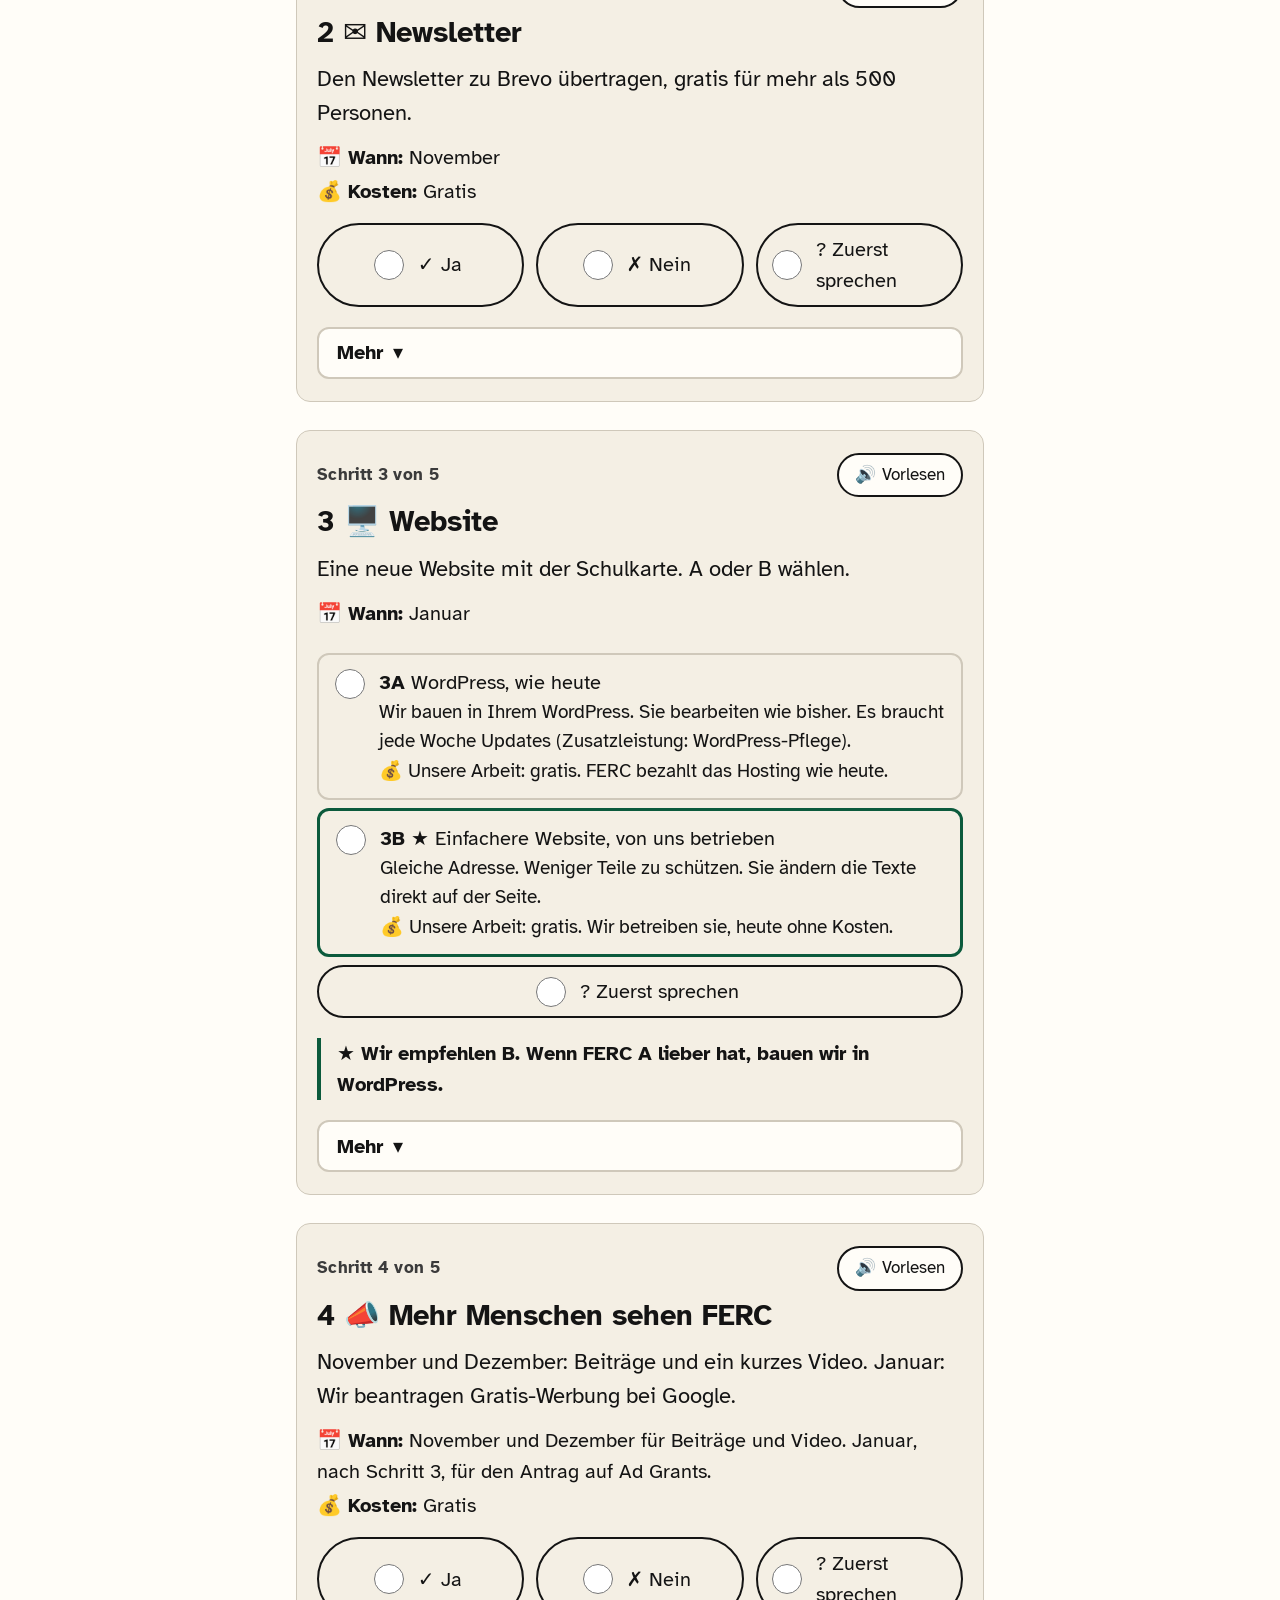
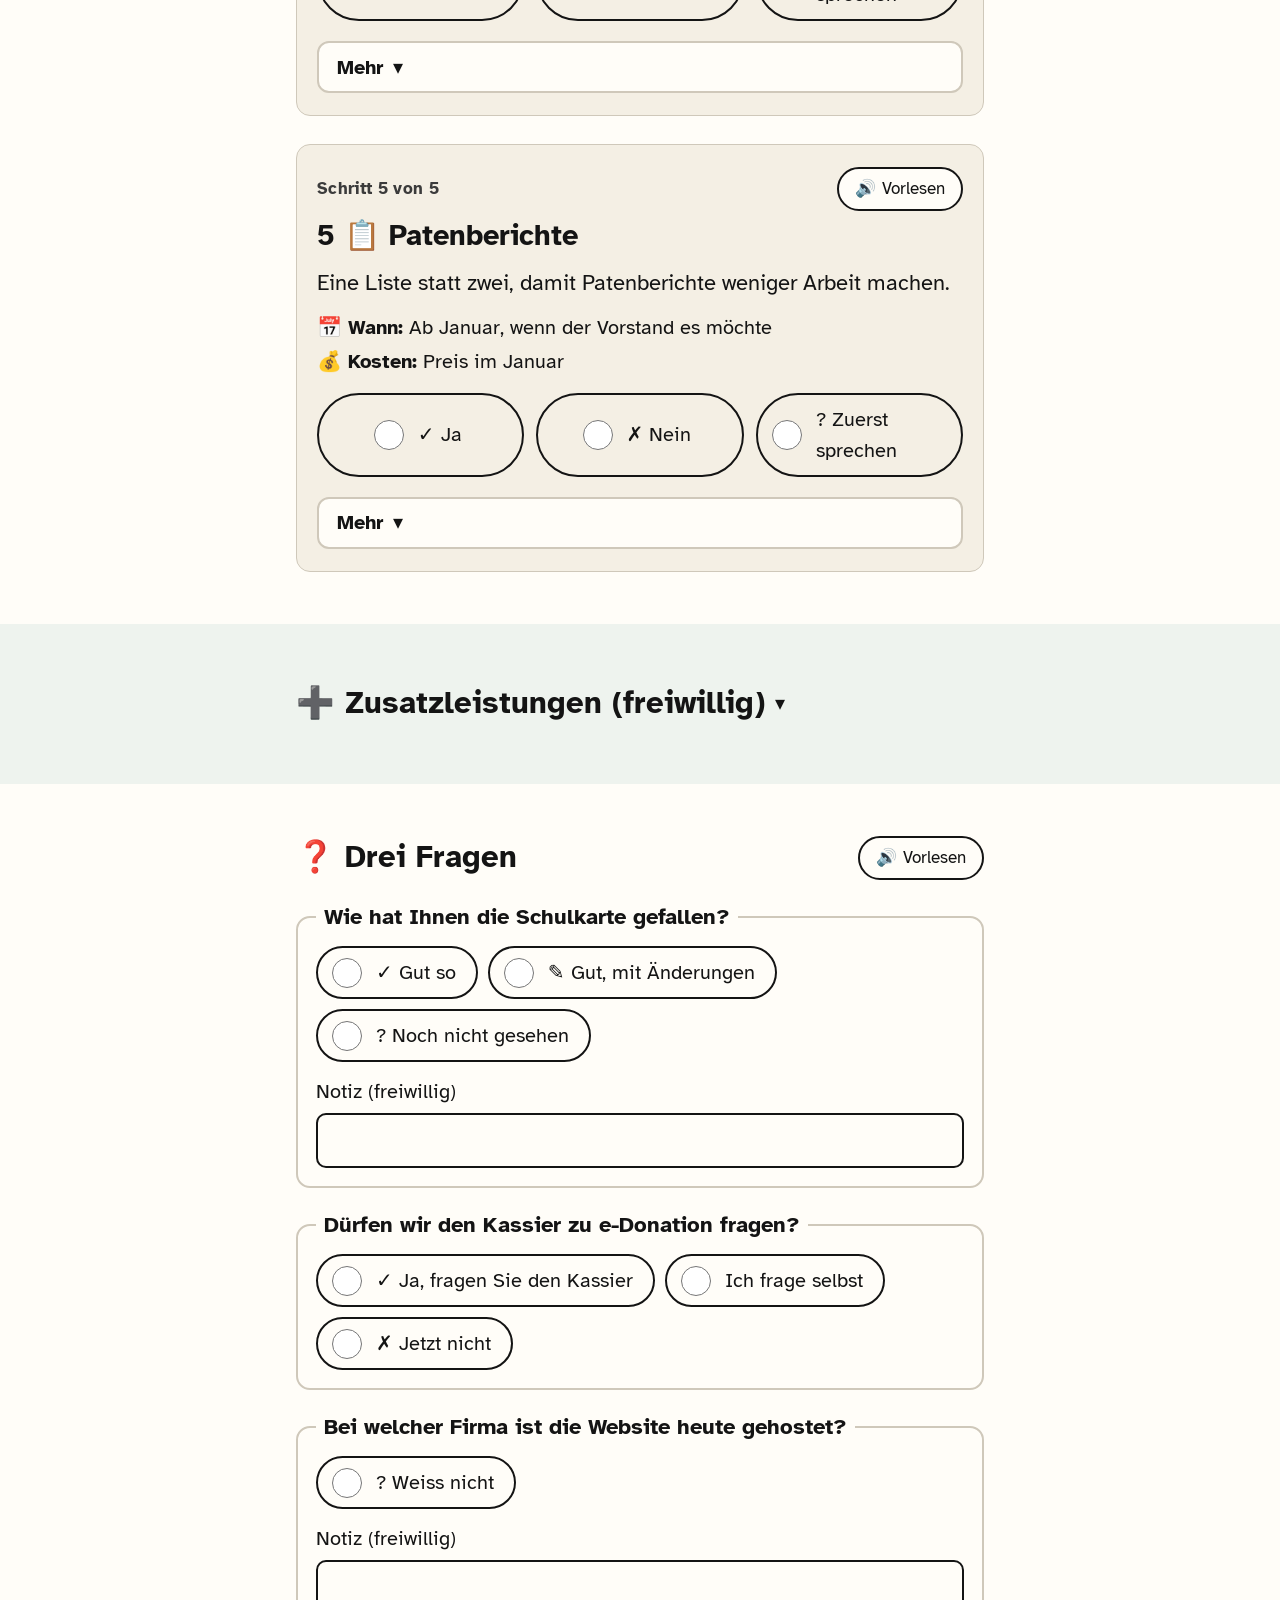
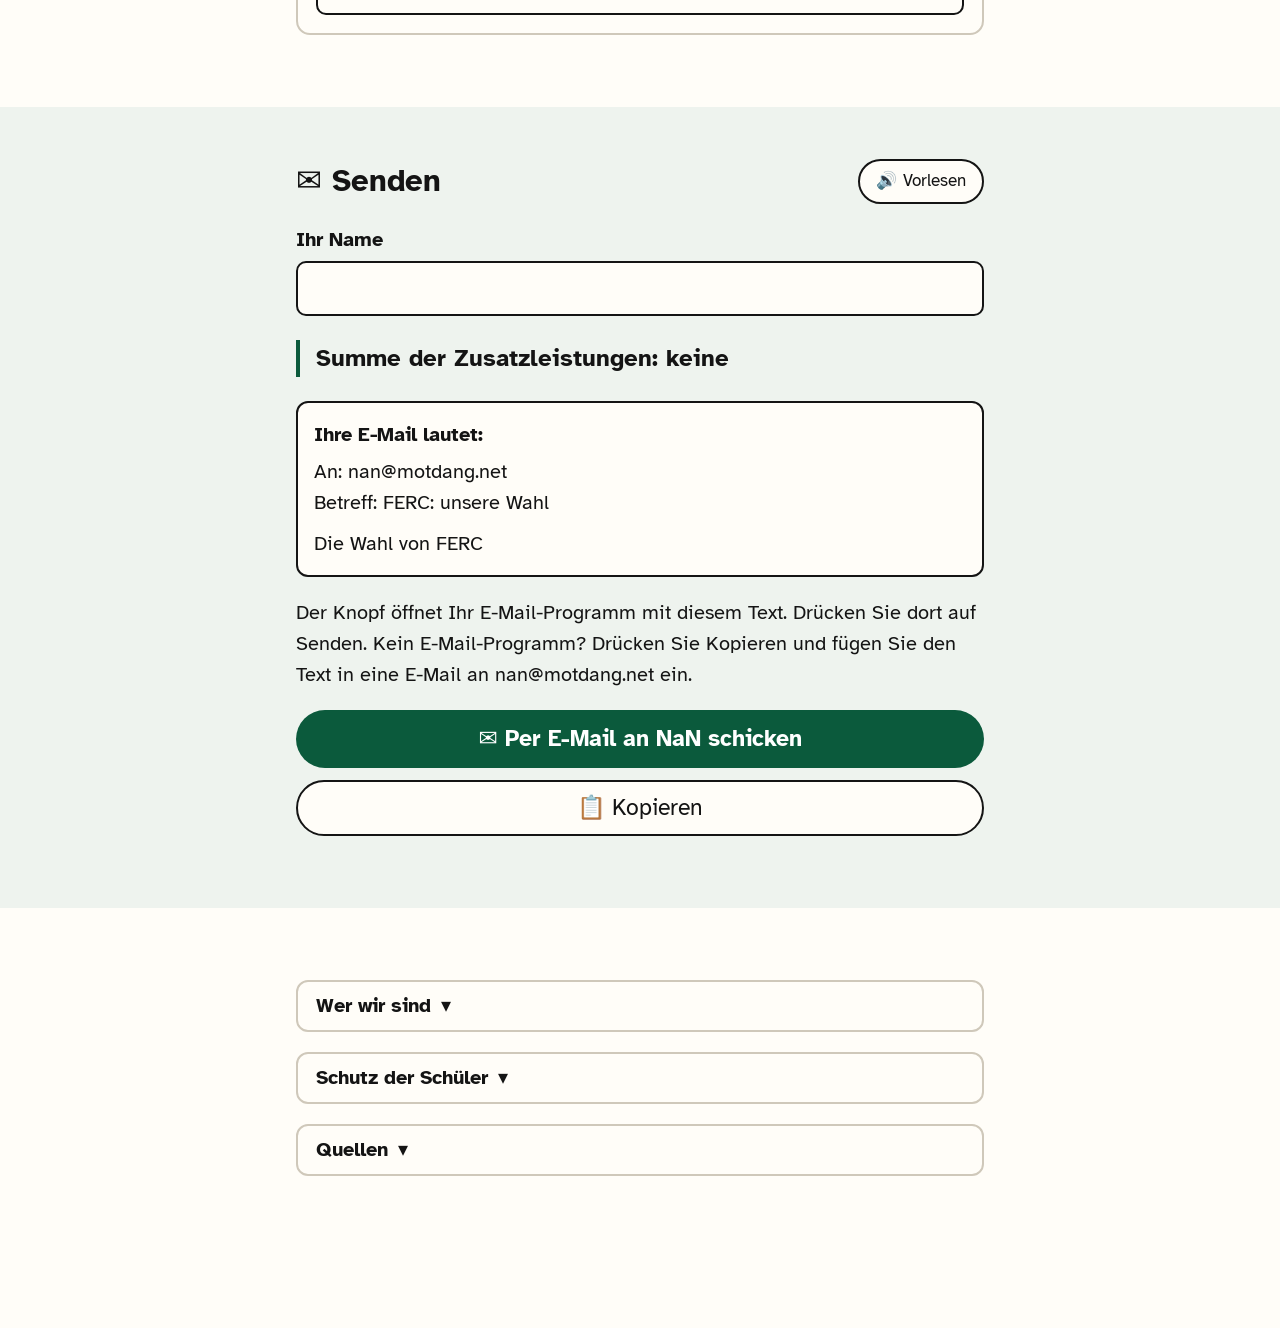
<file: docs/de/index.html>
<!doctype html>
<html lang="de-CH">
<head>
<meta charset="utf-8">
<meta name="viewport" content="width=device-width, initial-scale=1">
<meta name="robots" content="noindex, nofollow">
<meta name="google" content="notranslate">
<title>FERC · Plan für Spenden</title>
<meta name="description" content="Ein Plan in fünf Schritten für FERC: Spenden aus jedem Land, ein Newsletter für mehr als 500 Personen, die Website mit der Schulkarte, mehr Sichtbarkeit und Patenberichte mit weniger Aufwand.">
<meta property="og:title" content="FERC · Plan für Spenden">
<meta property="og:description" content="Ein Plan in fünf Schritten für FERC: Spenden aus jedem Land, ein Newsletter für mehr als 500 Personen, die Website mit der Schulkarte, mehr Sichtbarkeit und Patenberichte mit weniger Aufwand.">
<meta property="og:type" content="website">
<meta property="og:url" content="https://nanobotco.github.io/ferc-plan/de/">
<meta property="og:image" content="https://nanobotco.github.io/ferc-plan/img/card.jpg">
<meta property="og:image:alt" content="Eine Bergstrasse in der Provinz Chiang Mai">
<meta name="twitter:card" content="summary_large_image">
<link rel="preconnect" href="https://fonts.googleapis.com">
<link rel="preconnect" href="https://fonts.gstatic.com" crossorigin>
<link rel="stylesheet" href="https://fonts.googleapis.com/css2?family=Atkinson+Hyperlegible:ital,wght@0,400;0,700;1,400&display=swap">
<link rel="stylesheet" href="../style.css?v=bb5eca41">
<script>try{var s=JSON.parse(localStorage.getItem('ferc')||'{}');if(s.big)document.documentElement.classList.add('big');if(s.theme)document.documentElement.dataset.theme=s.theme}catch(_){}</script>
</head>
<body data-voice="de-CH" data-read="Vorlesen" data-stop="Stopp">
<a class="skip" href="#plan">Zum Plan springen</a>
<div class="bar">
  <a class="btn" href="../" lang="en">English</a>
  <button class="btn" type="button" id="aa" aria-pressed="false"><span aria-hidden="true">A<span class="a2">A</span></span> Schriftgrösse</button>
  <button class="btn" type="button" id="theme"><span aria-hidden="true">◐</span> Hell oder dunkel</button>
</div>
<p class="gone" role="note">Ersetzt durch unseren Vorschlag vom 29. Oktober, per Mail an Eveline geschickt.</p>

<header class="band hero" style="background-image:url(../img/road.jpg)">
  <p class="kick">Für Eveline Willi und Heinz · Montag, 26. Oktober 2026, 19 Uhr</p>
  <section class="in" aria-labelledby="h1">
    <h1 id="h1">Mehr Spenden für FERC</h1>
    <p class="lede">Wir helfen FERC, mehr Spenden zu bekommen.</p><p class="lede">Die Schritte 1 bis 4 sind für FERC gratis.</p><p class="lede">Der Vorstand von FERC entscheidet am 31. Oktober.</p>
    <p class="row"><a class="cta light" href="#steps">↓ Los</a> <a class="cta ghost" href="board/">🖨️ Seite für den Vorstand</a> <button class="read" type="button"><span aria-hidden="true">🔊</span> Vorlesen</button></p>
  </section>
</header>
<p class="cred">Eine Bergstrasse in der Provinz Chiang Mai</p>
<main>
<form id="chooser" action="#send" onsubmit="return false" data-cfg="{&quot;to&quot;: &quot;nan@motdang.net&quot;, &quot;subject&quot;: &quot;FERC: unsere Wahl&quot;, &quot;head&quot;: &quot;Die Wahl von FERC&quot;, &quot;steps&quot;: &quot;Schritte&quot;, &quot;extras&quot;: &quot;Zusatzleistungen&quot;, &quot;name&quot;: &quot;Ihr Name&quot;, &quot;total&quot;: &quot;Summe der Zusatzleistungen&quot;, &quot;none&quot;: &quot;keine&quot;, &quot;once&quot;: &quot;einmalig&quot;, &quot;month&quot;: &quot;pro Monat&quot;, &quot;copied&quot;: &quot;Kopiert. Fügen Sie es in eine E-Mail an nan@motdang.net ein.&quot;, &quot;and&quot;: &quot;und&quot;, &quot;money&quot;: &quot;Davon in Geld&quot;, &quot;de&quot;: true, &quot;half&quot;: &quot;Bis zur Hälfte mit Gegenleistungen&quot;, &quot;answers&quot;: &quot;Antworten&quot;}">
<section class="sec" id="steps" aria-labelledby="steps-h"><div class="wrap" id="plan">
  <h2 id="steps-h">Fünf Schritte</h2>
  <p>Lesen Sie jeden Schritt. Tippen Sie auf ✓ Ja, ✗ Nein oder ? Zuerst sprechen.</p>
  <ol class="steps"><li class="step" id="step1"><section aria-labelledby="c1-h"><div class="hrow"><p class="of">Schritt 1 von 5</p><button class="read" type="button"><span aria-hidden="true">🔊</span> Vorlesen</button></div><h3 id="c1-h">1 <span aria-hidden="true">🌍</span> Wege zu spenden</h3><p class="sub">Ein klarer Weg zu spenden aus jedem Land, und Hilfe beim Ausstieg bei Myriad.</p><p class="meta"><span><span aria-hidden="true">📅</span> <b>Wann:</b> November, vor dem 28.</span><span><span aria-hidden="true">💰</span> <b>Kosten:</b> Gratis</span></p><fieldset class="decide" data-step="1 🌍 Wege zu spenden"><legend class="vh">1 🌍 Wege zu spenden</legend><div class="chips"><label class="pick chip"><input type="radio" name="d-1" value="✓ Ja"> <span>✓ Ja</span></label><label class="pick chip"><input type="radio" name="d-1" value="✗ Nein"> <span>✗ Nein</span></label><label class="pick chip"><input type="radio" name="d-1" value="? Zuerst sprechen"> <span>? Zuerst sprechen</span></label></div></fieldset><details><summary>Mehr</summary><ul class="core"><li>Eine Seite «So können Sie spenden» auf fercthailand.org, ein Abschnitt pro Land.</li><li>Hilfe beim Ausstieg bei Myriad.</li><li>Aus den USA, mit Spenden&shy;bestätigung: CAF America.</li><li>Thailändische Spenden&shy;bestätigungen: e-Donation. Wir klären das mit dem Kassier.</li></ul><dl class="facts"><div><dt>Wir machen</dt><dd>Die Wege vergleichen, mit Kosten und Dauer. Die Unterlagen für den Ausstieg bei Myriad und für CAF America vorbereiten. Eine kurze E-Mail an die Spender in den USA und Australien schreiben. Die Seite «So können Sie spenden» bauen.</dd></div><div><dt>Sie machen</dt><dd>Dem Kassier sagen, dass wir zu e-Donation fragen. Uns ein eigenes Administrator-Login für fercthailand.org geben. Die Anträge unterschreiben. Die E-Mail an die Spender schicken.</dd></div><div><dt>Kosten für FERC</dt><dd>Unsere Arbeit: gratis. CAF America verlangt eine Gebühr pro US-Spende. Wir verlangen eine Offerte.</dd></div></dl><p>FERC verlässt Myriad. (Myriad USA und Myriad Australia leiten heute Spenden aus den USA und Australien an FERC weiter.) Wir helfen bei den Unterlagen für den Ausstieg. Dann kommt auf fercthailand.org eine Seite «So können Sie spenden», mit einem Abschnitt pro Land. Jeder Abschnitt sagt, ob es eine Spenden&shy;bestätigung gibt.</p><table class="routes"><tbody><tr><th scope="row">Thailand</th><td>Banküberweisung wie heute. Seit dem 1. Januar 2026 läuft ein thailändischer Steuerabzug für eine Spende an eine Stiftung über e-Donation, das Online-System der Steuerbehörde. Wir fragen den Kassier, ob FERC eingetragen ist. Falls nicht, klären wir, was für den Eintrag nötig ist.</td></tr><tr><th scope="row">Schweiz</th><td>Banküberweisung mit Schweizer Spenden&shy;bestätigung, wie heute. Die Website erklärt es klarer.</td></tr><tr><th scope="row">USA</th><td>CAF America, eine gemeinnützige Organisation in den USA, nimmt die Spende an, gibt eine US-Spenden&shy;bestätigung und schickt das Geld an FERC. Wer aus den USA spendet und keine Spenden&shy;bestätigung braucht, kann auch auf das thailändische Konto von FERC überweisen, zum Beispiel mit Wise, einem Dienst für Geldüberweisungen. Die Seite von FERC auf Every.org, einer amerikanischen Spenden-Website, läuft über Myriad USA und wird deshalb vielleicht eingestellt, wenn FERC Myriad verlässt.</td></tr><tr><th scope="row">Australien</th><td>Eine australische gemeinnützige Organisation, die australische Spenden&shy;bestätigungen ausstellen darf, zum Beispiel Global Development Group, könnte Spenden für FERC annehmen, wenn sie zustimmt. Das dauert länger als bis November. Bis dahin: Überweisung auf das thailändische Konto von FERC.</td></tr><tr><th scope="row">Grossbritannien, Niederlande, andere</th><td>Überweisung auf das thailändische Konto von FERC, zum Beispiel mit Wise, einem Dienst für Geldüberweisungen. Keine Spenden&shy;bestätigung im Land des Spenders.</td></tr></tbody></table><p>Die Muster-Spendenseite auf hongdam.net zeigt die Idee. Die Seite «So können Sie spenden» kommt auf fercthailand.org.</p></details></section></li><li class="step" id="step2"><section aria-labelledby="c2-h"><div class="hrow"><p class="of">Schritt 2 von 5</p><button class="read" type="button"><span aria-hidden="true">🔊</span> Vorlesen</button></div><h3 id="c2-h">2 <span aria-hidden="true">✉️</span> Newsletter</h3><p class="sub">Den Newsletter zu Brevo übertragen, gratis für mehr als 500 Personen.</p><p class="meta"><span><span aria-hidden="true">📅</span> <b>Wann:</b> November</span><span><span aria-hidden="true">💰</span> <b>Kosten:</b> Gratis</span></p><fieldset class="decide" data-step="2 ✉️ Newsletter"><legend class="vh">2 ✉️ Newsletter</legend><div class="chips"><label class="pick chip"><input type="radio" name="d-2" value="✓ Ja"> <span>✓ Ja</span></label><label class="pick chip"><input type="radio" name="d-2" value="✗ Nein"> <span>✗ Nein</span></label><label class="pick chip"><input type="radio" name="d-2" value="? Zuerst sprechen"> <span>? Zuerst sprechen</span></label></div></fieldset><details><summary>Mehr</summary><ul class="core"><li>Die Liste von MailPoet (gratis bis 500) zu Brevo (gratis für mehr) übertragen.</li><li>Brevo verschickt 300 E-Mails pro Tag; 500 Personen dauern also zwei Tage.</li><li>Der erste Newsletter informiert die Spender über die neuen Wege.</li></ul><dl class="facts"><div><dt>Wir machen</dt><dd>Die Liste zu Brevo übertragen. Wer sich abgemeldet hat, bleibt abgemeldet. Ein FERC-Design für den Newsletter und ein Anmeldeformular auf fercthailand.org machen. Eine Anleitung auf einer Seite schreiben. Der erste Newsletter informiert die Spender über die neuen Wege aus Schritt 1.</dd></div><div><dt>Sie machen</dt><dd>Ja sagen zum Umzug. Dann verschicken Sie jeden Newsletter selbst, mit Hilfe der Anleitung.</dd></div><div><dt>Kosten für FERC</dt><dd>Gratis</dd></div></dl><p>MailPoet, Ihr Newsletter-Programm, ist bis 500 Kontakte gratis, und FERC hat 500 erreicht. Brevo, ein anderer Newsletter-Dienst, ist auch für mehr als 500 Kontakte gratis. Brevo verschickt 300 E-Mails pro Tag. Ein Newsletter an 500 Personen geht also über zwei Tage: 300 am ersten Tag, die anderen 200 am nächsten Tag mit einem weiteren Klick. In der Gratisversion endet jeder Newsletter mit einer kleinen Zeile «Sent with Brevo». (MailerLite, ein ähnlicher Dienst, ist jetzt nur noch bis 250 Kontakte gratis.)</p></details></section></li><li class="step" id="step3"><section aria-labelledby="c3-h"><div class="hrow"><p class="of">Schritt 3 von 5</p><button class="read" type="button"><span aria-hidden="true">🔊</span> Vorlesen</button></div><h3 id="c3-h">3 <span aria-hidden="true">🖥️</span> Website</h3><p class="sub">Eine neue Website mit der Schulkarte. A oder B wählen.</p><p class="meta"><span><span aria-hidden="true">📅</span> <b>Wann:</b> Januar</span></p><fieldset class="decide" data-step="3 🖥️ Website"><legend class="vh">3 🖥️ Website</legend><label class="pick card"><input type="radio" name="web" value="3A" data-label="3A WordPress, wie heute"> <span><b>3A</b> WordPress, wie heute<i class="needs">Wir bauen in Ihrem WordPress. Sie bearbeiten wie bisher. Es braucht jede Woche Updates (Zusatzleistung: WordPress-Pflege).</i><i class="needs"><span aria-hidden="true">💰</span> Unsere Arbeit: gratis. FERC bezahlt das Hosting wie heute.</i></span></label><label class="pick card rec"><input type="radio" name="web" value="3B" data-label="3B Einfachere Website, von uns betrieben"> <span><b>3B</b> ★ Einfachere Website, von uns betrieben<i class="needs">Gleiche Adresse. Weniger Teile zu schützen. Sie ändern die Texte direkt auf der Seite.</i><i class="needs"><span aria-hidden="true">💰</span> Unsere Arbeit: gratis. Wir betreiben sie, heute ohne Kosten.</i></span></label><label class="pick chip"><input type="radio" name="web" value="talk" data-label="? Zuerst sprechen"> <span>? Zuerst sprechen</span></label></fieldset><p class="ask">★ Wir empfehlen B. Wenn FERC A lieber hat, bauen wir in WordPress.</p><details><summary>Mehr</summary><ul class="core"><li>Neues Aussehen, ein Knopf «Patenschaft übernehmen», die Schulkarte.</li><li>A oder B wählen:</li></ul><dl class="facts"><div><dt>Wir machen</dt><dd>Die neue Website bauen, A oder B.</dd></div><div><dt>Sie machen</dt><dd>A oder B wählen. Uns sagen, bei welcher Firma die Website heute gehostet ist.</dd></div></dl><ul class=""><li>Ein Knopf «Patenschaft übernehmen» auf jeder Seite</li><li>Die Seite «So können Sie spenden» aus Schritt 1</li><li>Geschichten von Schülern, nur wenn sie im Einwilligungsfeld Ja angekreuzt haben</li><li>Die Schulkarte: 34 Schulen, jede mit Namen, Bezirk und Foto</li><li>Schneller auf dem Handy</li><li>Eine kurze Anleitung und eine Stunde mit Ihnen und Heinz, um alles zu zeigen</li></ul><p><a class="btn" href="https://hongdam.net/for/eveline/#map">Die Schulkarte ansehen →</a></p><p>Warum jede Woche Updates bei WordPress: 2025 wurden 11’334 neue Sicherheitslücken in WordPress gefunden, 91 % davon in Plugins (Erweiterungen). Angreifer nutzen eine neue Lücke oft innerhalb von 5 Stunden. Bei B übertragen wir die alten Seiten und Bilder, und Sie ändern Texte wie in der Übungskopie Ihrer Spendenseite.</p></details></section></li><li class="step" id="step4"><section aria-labelledby="c4-h"><div class="hrow"><p class="of">Schritt 4 von 5</p><button class="read" type="button"><span aria-hidden="true">🔊</span> Vorlesen</button></div><h3 id="c4-h">4 <span aria-hidden="true">📣</span> Mehr Menschen sehen FERC</h3><p class="sub">November und Dezember: Beiträge und ein kurzes Video. Januar: Wir beantragen Gratis-Werbung bei Google.</p><p class="meta"><span><span aria-hidden="true">📅</span> <b>Wann:</b> November und Dezember für Beiträge und Video. Januar, nach Schritt 3, für den Antrag auf Ad Grants.</span><span><span aria-hidden="true">💰</span> <b>Kosten:</b> Gratis</span></p><fieldset class="decide" data-step="4 📣 Mehr Menschen sehen FERC"><legend class="vh">4 📣 Mehr Menschen sehen FERC</legend><div class="chips"><label class="pick chip"><input type="radio" name="d-4" value="✓ Ja"> <span>✓ Ja</span></label><label class="pick chip"><input type="radio" name="d-4" value="✗ Nein"> <span>✗ Nein</span></label><label class="pick chip"><input type="radio" name="d-4" value="? Zuerst sprechen"> <span>? Zuerst sprechen</span></label></div></fieldset><details><summary>Mehr</summary><ul class="core"><li>Zwei Beiträge pro Woche im November und Dezember.</li><li>Ein kurzes Video aus der Schulkarte.</li><li>Im Januar, nach der neuen Website (Schritt 3): Wir beantragen Gratis-Werbung bei Google für gemeinnützige Organisationen (Ad Grants). Google entscheidet.</li></ul><dl class="facts"><div><dt>Wir machen</dt><dd>Die Beiträge schreiben und das Video im November und Dezember machen. Im Januar, nach Schritt 3, Ad Grants beantragen.</dd></div><div><dt>Sie machen</dt><dd>Einmal pro Monat Ja sagen zu den Beiträgen des Monats. FERC veröffentlicht sie, oder gibt uns Zugang dafür.</dd></div><div><dt>Kosten für FERC</dt><dd>Gratis</dd></div></dl><ul class=""><li>Zwei Beiträge pro Woche auf Facebook und LinkedIn im November und Dezember: der Vortrag, der Spendenanlass, Weihnachten</li><li>Ein kurzes Video aus den Fotos der Schulkarte</li><li>Google Ad Grants: Gratis-Werbung in der Google-Suche für gemeinnützige Organisationen, bis 10’000 US-Dollar pro Monat. Google verlangt eine schnelle, sichere Website; Schritt 3 gibt FERC im Januar eine. Wir prüfen, ob FERC sie bekommen kann. Wir stellen den Antrag im Januar, nach Schritt 3.</li><li>Eine Zählung der Website-Besuche und der Klicks auf «So können Sie spenden», für den Vorstand</li></ul></details></section></li><li class="step" id="step5"><section aria-labelledby="c5-h"><div class="hrow"><p class="of">Schritt 5 von 5</p><button class="read" type="button"><span aria-hidden="true">🔊</span> Vorlesen</button></div><h3 id="c5-h">5 <span aria-hidden="true">📋</span> Patenberichte</h3><p class="sub">Eine Liste statt zwei, damit Patenberichte weniger Arbeit machen.</p><p class="meta"><span><span aria-hidden="true">📅</span> <b>Wann:</b> Ab Januar, wenn der Vorstand es möchte</span><span><span aria-hidden="true">💰</span> <b>Kosten:</b> Preis im Januar</span></p><fieldset class="decide" data-step="5 📋 Patenberichte"><legend class="vh">5 📋 Patenberichte</legend><div class="chips"><label class="pick chip"><input type="radio" name="d-5" value="✓ Ja"> <span>✓ Ja</span></label><label class="pick chip"><input type="radio" name="d-5" value="✗ Nein"> <span>✗ Nein</span></label><label class="pick chip"><input type="radio" name="d-5" value="? Zuerst sprechen"> <span>? Zuerst sprechen</span></label></div></fieldset><details><summary>Mehr</summary><ul class="core"><li>Ab Januar: eine gemeinsame Liste statt zwei.</li><li>Einen Bericht einmal eintippen; daraus entsteht der Patenbericht.</li></ul><dl class="facts"><div><dt>Kosten für FERC</dt><dd>Ein Preis, den wir im Januar mit dem Vorstand vereinbaren</dd></div></dl><p>Heute: Heinz sammelt zweimal im Jahr rund 100 Schülerberichte. Sie machen daraus Berichte für die Paten. FERC führt zwei Listen: die Hauptliste und die Liste des Kassiers.</p><ul class=""><li>Eine gemeinsame Liste statt zwei, mit einer Spalte für die Einwilligung jedes Schülers</li><li>Den Bericht eines Schülers einmal eintippen; daraus entsteht der Patenbericht.</li><li>Eine Seite, die zeigt, welche Berichte da sind, fehlen oder verschickt sind</li></ul><p>Die Liste enthält Angaben über Schüler unter 18. FERC bestimmt, wer sie öffnen kann. Der Kontakt mit den Schulen läuft wie heute über das CMSEO.</p></details></section></li></ol>
</div></section>
<section class="sec alt" id="extras" aria-labelledby="extras-h"><div class="wrap">
  <details class="big"><summary><h2 id="extras-h"><span aria-hidden="true">➕</span> Zusatzleistungen (freiwillig)</h2></summary>
    <p>Zusätzliche Arbeit, mit Preisen für FERC in thailändischen Baht.</p>
    <label class="pick"><input type="checkbox" name="extra" value="book" data-once="0" data-month="3000" data-label="Spendenliste für den Kassier (3’000 Baht pro Monat, monatlich kündbar)"> <span><b>Spendenliste für den Kassier</b> <b class="pr">3’000 Baht pro Monat, monatlich kündbar</b><i class="needs">Jede Spende ist eine Zeile: Weg, Gebühr, Baht und Schweizer Franken. Ein Dankeschön an jeden Spender. Jeden Monat eine Übersicht für den Vorstand. Nur wenn der Kassier es möchte.</i></span></label><label class="pick"><input type="checkbox" name="extra" value="posts" data-once="0" data-month="3000" data-label="Beiträge von Januar bis Juni (3’000 Baht pro Monat, monatlich kündbar)"> <span><b>Beiträge von Januar bis Juni</b> <b class="pr">3’000 Baht pro Monat, monatlich kündbar</b><i class="needs">Zwei Beiträge pro Woche nach den Gratis-Monaten. Sie sagen einmal pro Monat Ja.</i></span></label><label class="pick"><input type="checkbox" name="extra" value="kit" data-once="5000" data-month="0" data-label="Paket für Vortrag und Spendenanlass (5’000 Baht einmalig)"> <span><b>Paket für Vortrag und Spendenanlass</b> <b class="pr">5’000 Baht einmalig</b><i class="needs">Folien in grosser Schrift für Ihren Vortrag am 28. November. Karten «So können Sie spenden» mit QR-Code für jeden Tisch am 29. November. Eine Dankes-E-Mail an die Gäste am 30. November.</i></span></label><label class="pick"><input type="checkbox" name="extra" value="ads" data-once="0" data-month="2000" data-label="Betreuung von Ad Grants (2’000 Baht pro Monat, monatlich kündbar)"> <span><b>Betreuung von Ad Grants</b> <b class="pr">2’000 Baht pro Monat, monatlich kündbar</b><i class="needs">Wenn Google Ja sagt: Wir halten die Gratis-Werbung nach den Regeln von Google am Laufen und schicken dem Vorstand jeden Monat eine Zeile.</i></span></label><label class="pick"><input type="checkbox" name="extra" value="alumni" data-once="3000" data-month="0" data-label="Umfrage für Ehemalige (3’000 Baht einmalig)"> <span><b>Umfrage für Ehemalige</b> <b class="pr">3’000 Baht einmalig</b><i class="needs">Fragen an ehemalige FERC-Schüler als kurzes Formular auf Thai und Englisch, im eigenen Google-Konto von FERC.</i></span></label><label class="pick"><input type="checkbox" name="extra" value="usf" data-once="5000" data-month="0" data-label="Unterlagen für US-Stiftungen (5’000 Baht einmalig)"> <span><b>Unterlagen für US-Stiftungen</b> <b class="pr">5’000 Baht einmalig</b><i class="needs">Die englischen Unterlagen, die eine US-Stiftung verlangt, bevor sie einer Organisation im Ausland spendet. Nur wenn eine US-Stiftung unter den Spendern von FERC ist.</i></span></label><label class="pick"><input type="checkbox" name="extra" value="thai" data-once="10000" data-month="0" data-label="Website auf Thai (10’000 Baht einmalig)"> <span><b>Website auf Thai</b> <b class="pr">10’000 Baht einmalig</b><i class="needs">Thai-Seiten neben den englischen, geprüft von einer Person mit Thai als Muttersprache.</i></span></label><label class="pick"><input type="checkbox" name="extra" value="wpcare" data-once="0" data-month="2000" data-needs="3A" data-label="WordPress-Pflege (2’000 Baht pro Monat, monatlich kündbar)"> <span><b>WordPress-Pflege</b> <b class="pr">2’000 Baht pro Monat, monatlich kündbar</b><i class="needs">Für Wahl A: Jede Woche aktualisieren wir WordPress und die Plugins, prüfen auf neue Sicherheitslücken und machen eine Sicherungskopie.</i><i class="needs lock">🔒 Nur mit 3A, WordPress</i></span></label>
    <label class="pick"><input type="checkbox" name="half"> <span><span aria-hidden="true">🤝</span> Wir möchten bis zur Hälfte mit Gegenleistungen bezahlen (zum Beispiel eine Dankeszeile auf fercthailand.org).</span></label>
    <p><span aria-hidden="true">🏘️</span> Wenn Sie uns jemanden vorstellen, der uns einen Auftrag gibt, erhält FERC 20 % von dem, was er uns im ersten Jahr bezahlt.</p>
    <p class="row"><a class="btn" href="mailto:?cc=nan%40motdang.net&amp;subject=Eine%20Empfehlung%3A%20Hongdam&amp;body=Liebe/r%20%E2%80%A6%0A%0AIch%20m%C3%B6chte%20Ihnen%20NaN%20von%20Hongdam%20vorstellen%20%28in%20Kopie%29.%20Hongdam%20hat%20die%20Spendenseite%20und%20die%20Schulkarte%20von%20FERC%20gemacht.%20Ich%20glaube%2C%20Hongdam%20k%C3%B6nnte%20Ihnen%20helfen%20bei%20%E2%80%A6%0A%0AWenn%20Sie%20mit%20Hongdam%20zusammenarbeiten%2C%20erh%C3%A4lt%20FERC%2020%20%25%20von%20dem%2C%20was%20Sie%20Hongdam%20im%20ersten%20Jahr%20bezahlen%2C%20f%C3%BCr%20unsere%20Sch%C3%BCler.%0A%0AHerzliche%20Gr%C3%BCsse%0AEveline">✉️ Jemanden vorstellen</a></p>
    <p>Andere Gruppen in Chiang Mai können eine Spendenseite wie die von FERC bekommen: 30’000 Baht für die Einrichtung, dann 10’000 Baht pro Monat.</p>
  </details>
</div></section>
<section class="sec" id="questions" aria-labelledby="q-h"><div class="wrap">
  <div class="hrow"><h2 id="q-h"><span aria-hidden="true">❓</span> Drei Fragen</h2><button class="read" type="button"><span aria-hidden="true">🔊</span> Vorlesen</button></div>
  <fieldset class="q" data-q="map" data-text="Wie hat Ihnen die Schulkarte gefallen?"><legend>Wie hat Ihnen die Schulkarte gefallen?</legend><div class="chips"><label class="pick chip"><input type="radio" name="q-map" value="✓ Gut so"> <span>✓ Gut so</span></label><label class="pick chip"><input type="radio" name="q-map" value="✎ Gut, mit Änderungen"> <span>✎ Gut, mit Änderungen</span></label><label class="pick chip"><input type="radio" name="q-map" value="? Noch nicht gesehen"> <span>? Noch nicht gesehen</span></label></div><label class="field small-field">Notiz (freiwillig)<input type="text" name="qn-map"></label></fieldset><fieldset class="q" data-q="treasurer" data-text="Dürfen wir den Kassier zu e-Donation fragen?"><legend>Dürfen wir den Kassier zu e-Donation fragen?</legend><div class="chips"><label class="pick chip"><input type="radio" name="q-treasurer" value="✓ Ja, fragen Sie den Kassier"> <span>✓ Ja, fragen Sie den Kassier</span></label><label class="pick chip"><input type="radio" name="q-treasurer" value="Ich frage selbst"> <span>Ich frage selbst</span></label><label class="pick chip"><input type="radio" name="q-treasurer" value="✗ Jetzt nicht"> <span>✗ Jetzt nicht</span></label></div></fieldset><fieldset class="q" data-q="host" data-text="Bei welcher Firma ist die Website heute gehostet?"><legend>Bei welcher Firma ist die Website heute gehostet?</legend><div class="chips"><label class="pick chip"><input type="radio" name="q-host" value="? Weiss nicht"> <span>? Weiss nicht</span></label></div><label class="field small-field">Notiz (freiwillig)<input type="text" name="qn-host"></label></fieldset>
</div></section>
<section class="sec alt" id="send" aria-labelledby="send-h"><div class="wrap">
  <div class="hrow"><h2 id="send-h"><span aria-hidden="true">✉️</span> Senden</h2><button class="read" type="button"><span aria-hidden="true">🔊</span> Vorlesen</button></div>
  <label class="field">Ihr Name<input type="text" name="name" autocomplete="name"></label>
  <p class="total" id="total" aria-live="polite">Summe der Zusatzleistungen: keine</p>
  <div class="preview"><p class="pv-h">Ihre E-Mail lautet:</p><p class="pv-to">An: nan@motdang.net<br>Betreff: FERC: unsere Wahl</p><pre id="pv"></pre></div>
  <p class="help">Der Knopf öffnet Ihr E-Mail-Programm mit diesem Text. Drücken Sie dort auf Senden. Kein E-Mail-Programm? Drücken Sie Kopieren und fügen Sie den Text in eine E-Mail an nan@motdang.net ein.</p>
  <p class="sendrow"><a class="cta send" id="sendbtn" href="mailto:nan@motdang.net">✉️ Per E-Mail an NaN schicken</a> <button class="btn send" type="button" id="copy">📋 Kopieren</button></p>
  <p class="small-ink" id="copied" aria-live="polite"></p>
</div></section>
</form>
<section class="sec" id="about" aria-label="Wer wir sind"><div class="wrap">
  <details><summary>Wer wir sind</summary><p>Hongdam ist eine kleine Web-Firma in Chiang Mai und Chiang Rai. Wir sind sechs Personen: aus Thailand, Myanmar und den USA.</p><p>Wir bauen Websites und Online-Werkzeuge auf Thai und Englisch, für Firmen, gemeinnützige Organisationen und Vereine. Wir betreiben auch motdang.net, einen Online-Stadtführer für Chiang Mai.</p><p>Für FERC haben wir schon eine Muster-Spendenseite und eine Karte der 34 Schulen gemacht.</p><p>Am Treffen: NaN (Ihre Ansprechperson), Marcus (Myat Kaung Thant) und Michael.</p><p class="row"><a class="btn" href="https://hongdam.net/for/eveline/">Muster-Spendenseite und Karte ansehen →</a></p></details>
  <details><summary>Schutz der Schüler</summary><ul class=""><li>Auf der Website: nur das, wozu ein Schüler im Einwilligungsfeld Ja angekreuzt hat.</li><li>E-Mail, LINE und Telefonnummern der Schüler stehen nicht auf der Website.</li><li>Kontakt mit Schulen und Schülern läuft über das CMSEO, wie heute.</li></ul></details>
  <details><summary>Quellen</summary><ul class="small"><li><a href="https://cafamerica.org/friends-funds/">CAF America: Friends Funds</a></li><li><a href="https://www.dfat.gov.au/development/who-we-work-with/ngos/oagds">DFAT: Overseas Aid Gift Deduction Scheme</a></li><li><a href="https://globaldevelopmentgroup.org/au/help/">Global Development Group (Australia)</a></li><li><a href="https://thestandard.co/donation-tax-deduction-e-donation-2026/">THE STANDARD: donations to foundations through e-Donation from 1 January 2026</a></li><li><a href="https://www.rd.go.th/region/04/saraburi/85/6565.html">Revenue Department: e-Donation</a></li><li><a href="https://www.brevo.com/pricing/">Brevo pricing</a></li><li><a href="https://www.mailerlite.com/help/free-plan-update-faq">MailerLite: free plan update (250 subscribers from 16 June 2026)</a></li><li><a href="https://patchstack.com/whitepaper/state-of-wordpress-security-in-2026/">Patchstack: State of WordPress Security in 2026</a></li><li><a href="https://www.google.com/grants/">Google for Nonprofits: Ad Grants</a></li><li><a href="https://myriadusa.org/">Myriad USA (formerly King Baudouin Foundation United States)</a></li></ul><p class="small">Fotos von Takeaway, einem Nutzer von Wikimedia Commons. Eine Bergstrasse in der Provinz Chiang Mai: <a href="https://commons.wikimedia.org/wiki/File:Chiang_mai_province_road_1263.jpg">Wikimedia Commons</a>, <a href="https://creativecommons.org/licenses/by/3.0">CC BY 3.0</a> · Doi Chiang Dao in den Wolken: <a href="https://commons.wikimedia.org/wiki/File:Doi_Chiang_Dao_in_the_clouds.jpg">Wikimedia Commons</a>, <a href="https://creativecommons.org/licenses/by-sa/3.0">CC BY-SA 3.0</a></p></details>
</div></section>
</main>
<script src="../app.js?v=bb5eca41"></script>
</body>
</html>
</file>
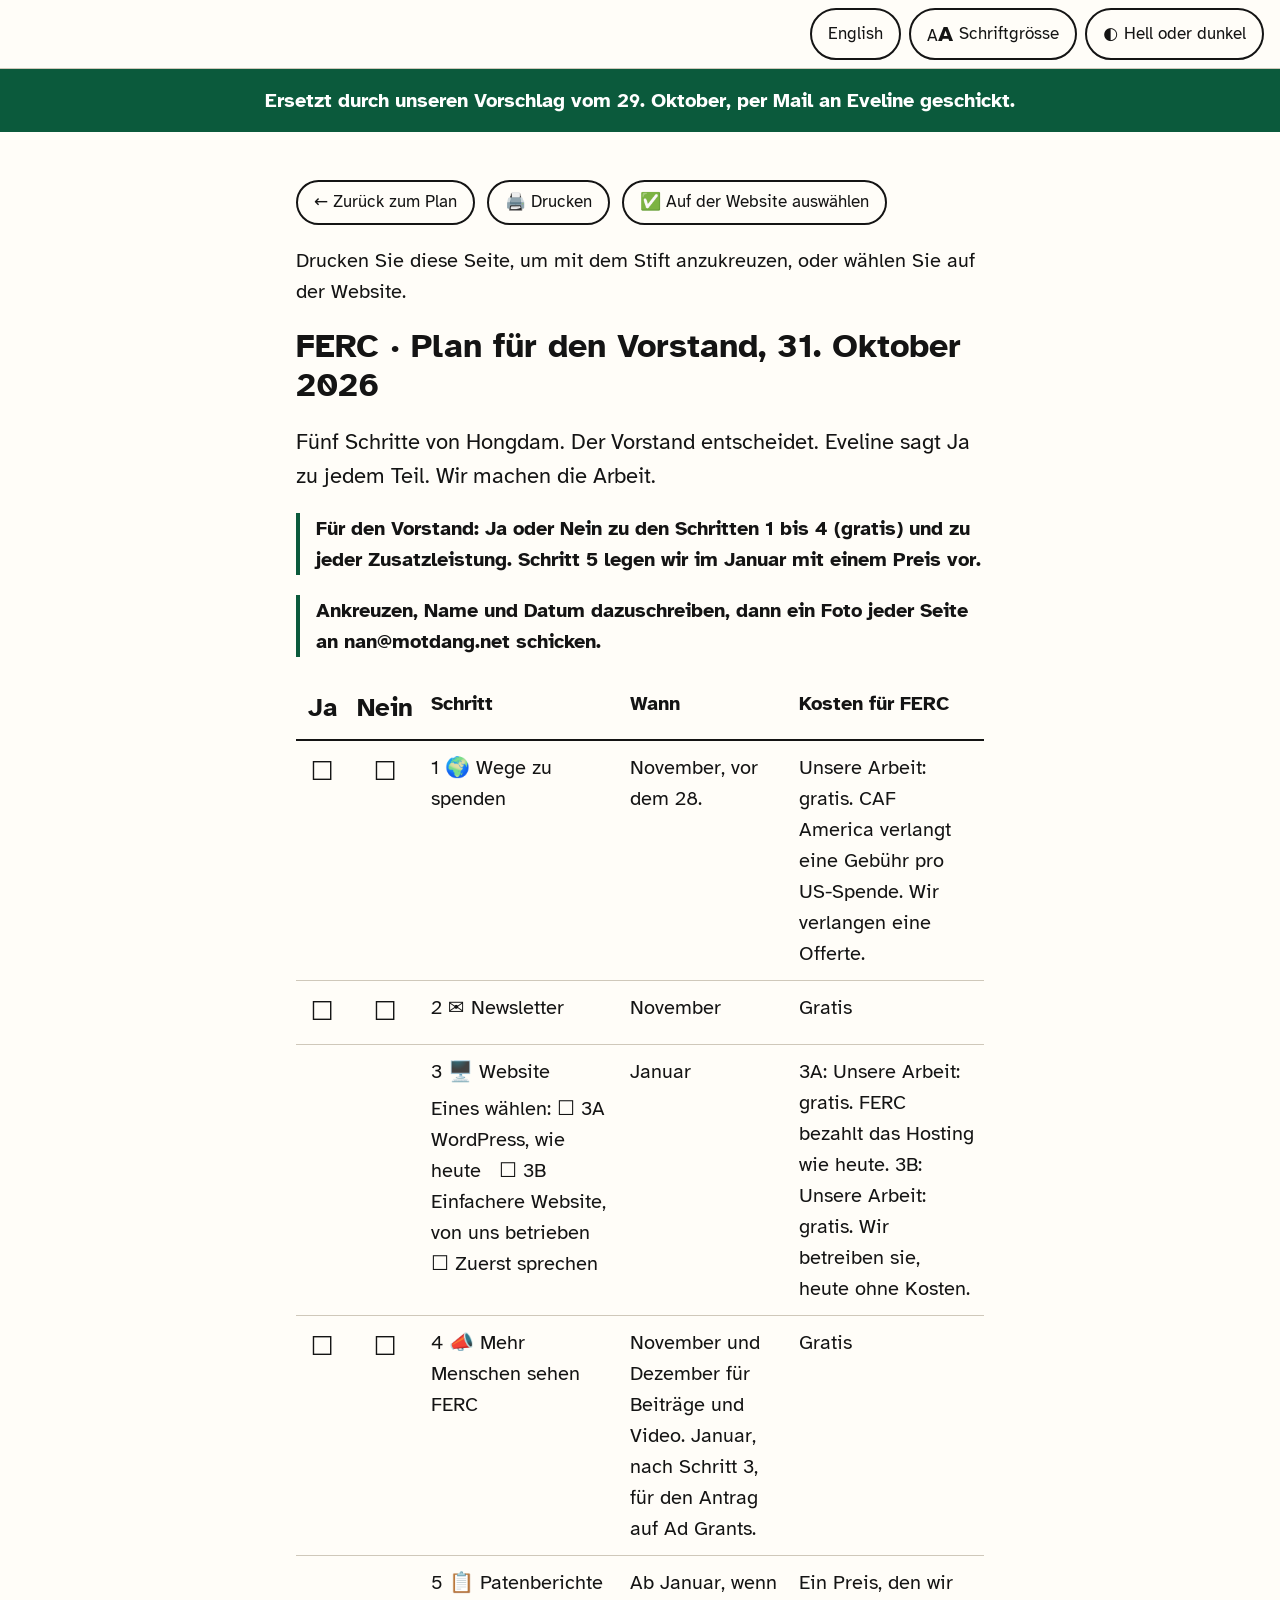
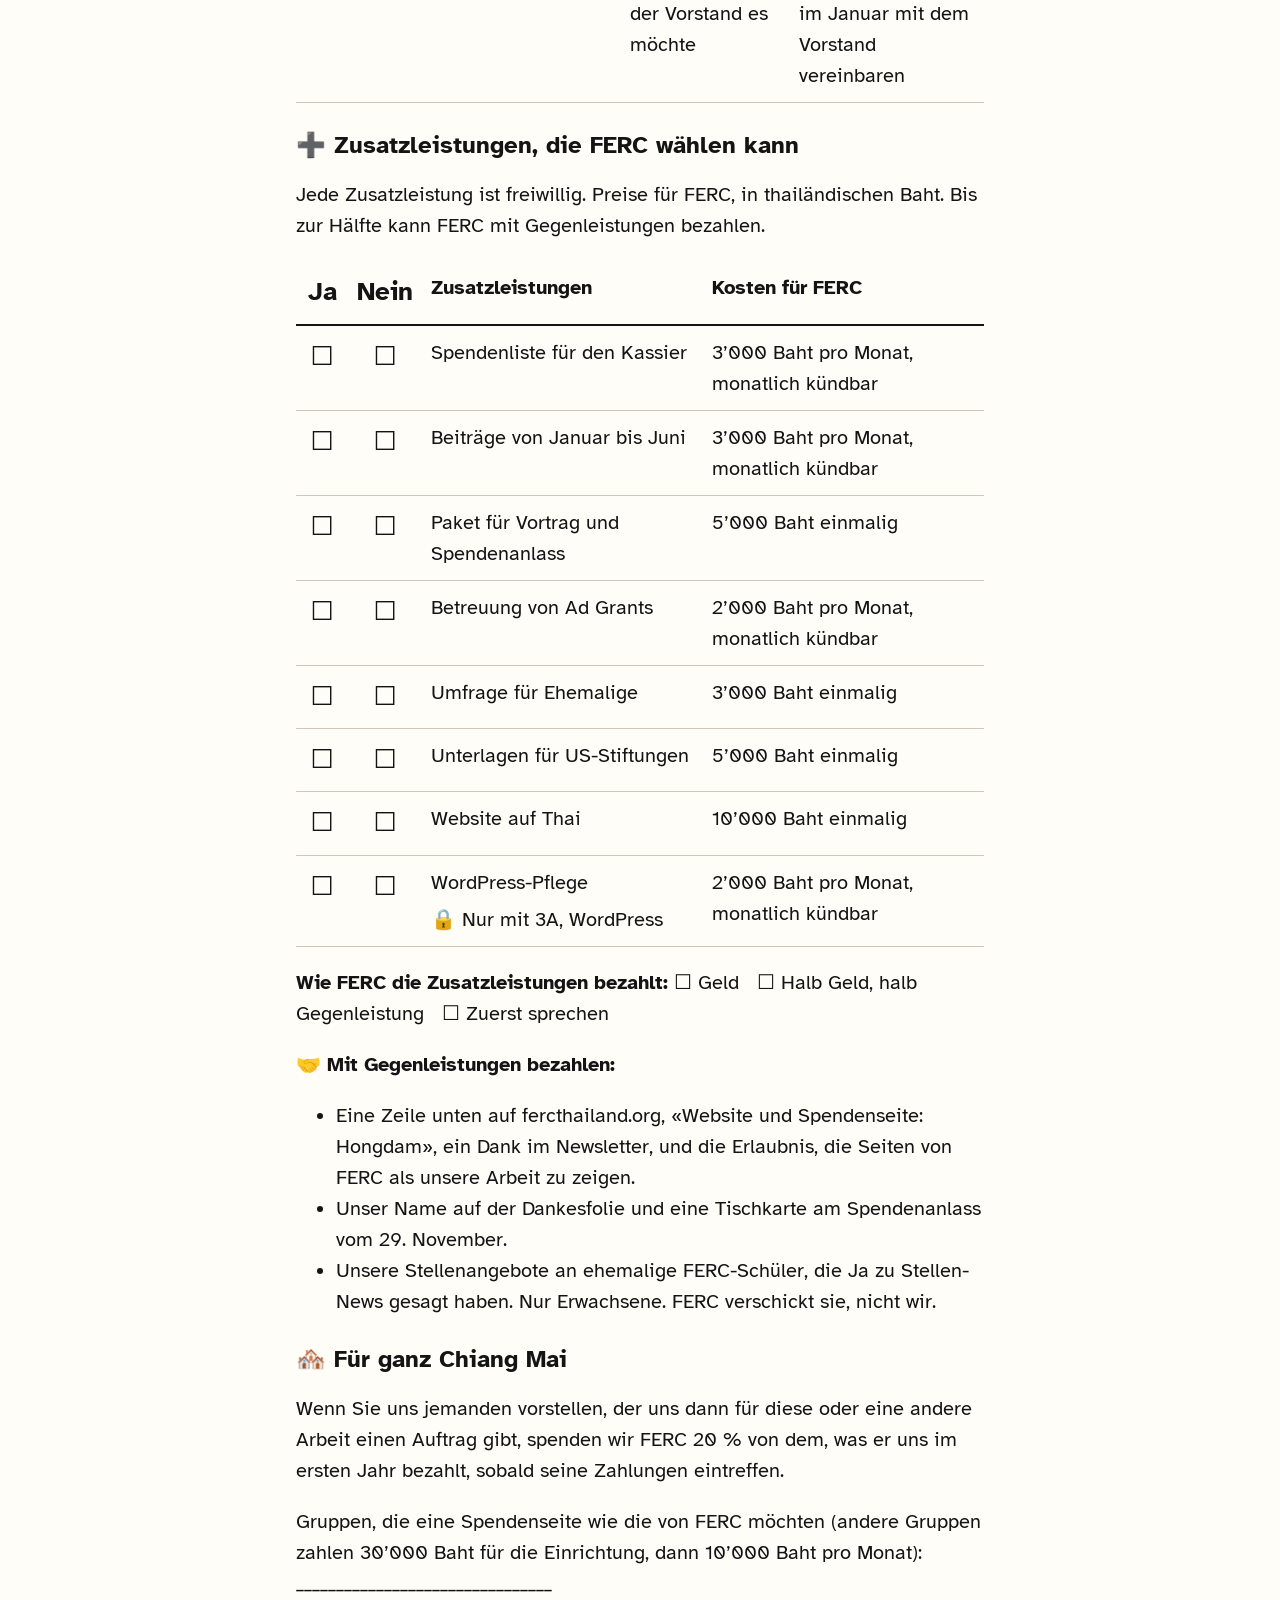
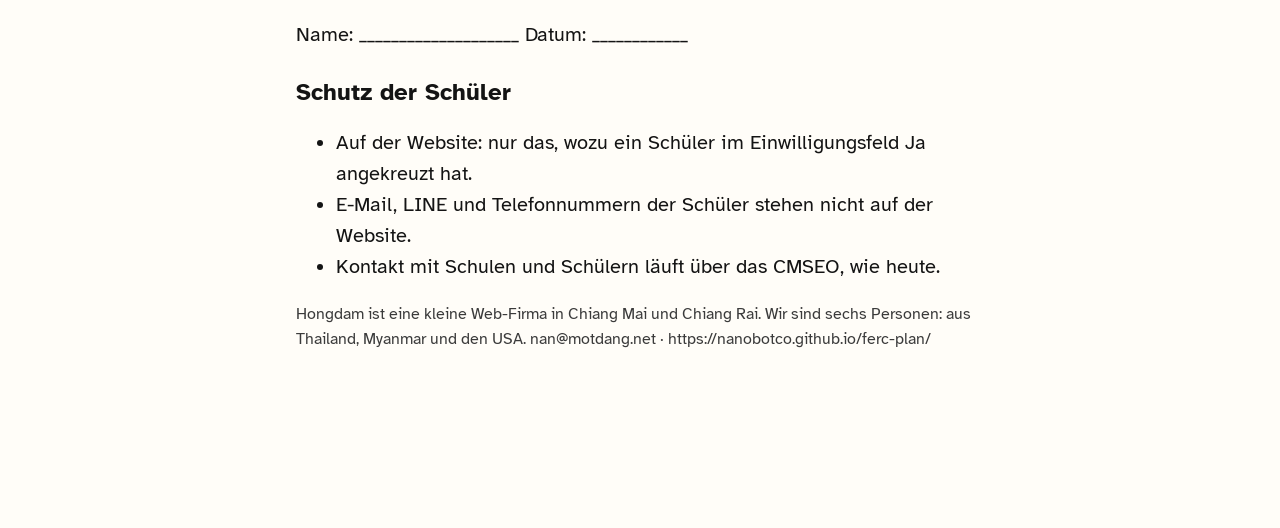
<file: docs/de/board/index.html>
<!doctype html>
<html lang="de-CH">
<head>
<meta charset="utf-8">
<meta name="viewport" content="width=device-width, initial-scale=1">
<meta name="robots" content="noindex, nofollow">
<meta name="google" content="notranslate">
<title>FERC · Plan für den Vorstand, 31. Oktober 2026</title>
<meta name="description" content="Ein Plan in fünf Schritten für FERC: Spenden aus jedem Land, ein Newsletter für mehr als 500 Personen, die Website mit der Schulkarte, mehr Sichtbarkeit und Patenberichte mit weniger Aufwand.">
<meta property="og:title" content="FERC · Plan für den Vorstand, 31. Oktober 2026">
<meta property="og:description" content="Ein Plan in fünf Schritten für FERC: Spenden aus jedem Land, ein Newsletter für mehr als 500 Personen, die Website mit der Schulkarte, mehr Sichtbarkeit und Patenberichte mit weniger Aufwand.">
<meta property="og:type" content="website">
<meta property="og:url" content="https://nanobotco.github.io/ferc-plan/de/board/">
<meta property="og:image" content="https://nanobotco.github.io/ferc-plan/img/card.jpg">
<meta property="og:image:alt" content="Eine Bergstrasse in der Provinz Chiang Mai">
<meta name="twitter:card" content="summary_large_image">
<link rel="preconnect" href="https://fonts.googleapis.com">
<link rel="preconnect" href="https://fonts.gstatic.com" crossorigin>
<link rel="stylesheet" href="https://fonts.googleapis.com/css2?family=Atkinson+Hyperlegible:ital,wght@0,400;0,700;1,400&display=swap">
<link rel="stylesheet" href="../../style.css?v=bb5eca41">
<script>try{var s=JSON.parse(localStorage.getItem('ferc')||'{}');if(s.big)document.documentElement.classList.add('big');if(s.theme)document.documentElement.dataset.theme=s.theme}catch(_){}</script>
</head>
<body data-voice="de-CH" data-read="Vorlesen" data-stop="Stopp">
<a class="skip" href="#plan">Zum Plan springen</a>
<div class="bar">
  <a class="btn" href="../../board/" lang="en">English</a>
  <button class="btn" type="button" id="aa" aria-pressed="false"><span aria-hidden="true">A<span class="a2">A</span></span> Schriftgrösse</button>
  <button class="btn" type="button" id="theme"><span aria-hidden="true">◐</span> Hell oder dunkel</button>
</div>
<p class="gone" role="note">Ersetzt durch unseren Vorschlag vom 29. Oktober, per Mail an Eveline geschickt.</p>

<main class="wrap boardpage" id="plan">
  <p class="noprint row"><a class="btn" href="../">← Zurück zum Plan</a> <button class="btn" type="button" onclick="window.print()">🖨️ Drucken</button> <a class="btn" href="../#steps">✅ Auf der Website auswählen</a></p>
  <p class="noprint help">Drucken Sie diese Seite, um mit dem Stift anzukreuzen, oder wählen Sie auf der Website.</p>
  <h1>FERC · Plan für den Vorstand, 31. Oktober 2026</h1>
  <p class="lede">Fünf Schritte von Hongdam. Der Vorstand entscheidet. Eveline sagt Ja zu jedem Teil. Wir machen die Arbeit.</p>
  <p class="ask">Für den Vorstand: Ja oder Nein zu den Schritten 1 bis 4 (gratis) und zu jeder Zusatzleistung. Schritt 5 legen wir im Januar mit einem Preis vor.</p>
  <p class="ask">Ankreuzen, Name und Datum dazuschreiben, dann ein Foto jeder Seite an nan@motdang.net schicken.</p>
  <table class="board"><thead><tr><th scope="col" class="box">Ja</th><th scope="col" class="box">Nein</th><th scope="col">Schritt</th><th scope="col">Wann</th><th scope="col">Kosten für FERC</th></tr></thead><tbody><tr><td class="box" data-l="Ja">☐</td><td class="box" data-l="Nein">☐</td><th scope="row">1 <span aria-hidden="true">🌍</span> Wege zu spenden</th><td data-l="Wann">November, vor dem 28.</td><td data-l="Kosten für FERC">Unsere Arbeit: gratis. CAF America verlangt eine Gebühr pro US-Spende. Wir verlangen eine Offerte.</td></tr><tr><td class="box" data-l="Ja">☐</td><td class="box" data-l="Nein">☐</td><th scope="row">2 <span aria-hidden="true">✉️</span> Newsletter</th><td data-l="Wann">November</td><td data-l="Kosten für FERC">Gratis</td></tr><tr><td colspan="2" class="box"></td><th scope="row">3 <span aria-hidden="true">🖥️</span> Website<br><span class="opts">Eines wählen: ☐ 3A WordPress, wie heute &nbsp; ☐ 3B Einfachere Website, von uns betrieben &nbsp; ☐ Zuerst sprechen</span></th><td data-l="Wann">Januar</td><td data-l="Kosten für FERC">3A: Unsere Arbeit: gratis. FERC bezahlt das Hosting wie heute. 3B: Unsere Arbeit: gratis. Wir betreiben sie, heute ohne Kosten.</td></tr><tr><td class="box" data-l="Ja">☐</td><td class="box" data-l="Nein">☐</td><th scope="row">4 <span aria-hidden="true">📣</span> Mehr Menschen sehen FERC</th><td data-l="Wann">November und Dezember für Beiträge und Video. Januar, nach Schritt 3, für den Antrag auf Ad Grants.</td><td data-l="Kosten für FERC">Gratis</td></tr><tr><td colspan="2" class="box"></td><th scope="row">5 <span aria-hidden="true">📋</span> Patenberichte</th><td data-l="Wann">Ab Januar, wenn der Vorstand es möchte</td><td data-l="Kosten für FERC">Ein Preis, den wir im Januar mit dem Vorstand vereinbaren</td></tr></tbody></table>
  <h2><span aria-hidden="true">➕</span> Zusatzleistungen, die FERC wählen kann</h2>
  <p>Jede Zusatzleistung ist freiwillig. Preise für FERC, in thailändischen Baht. Bis zur Hälfte kann FERC mit Gegenleistungen bezahlen.</p>
  <table class="board"><thead><tr><th scope="col" class="box">Ja</th><th scope="col" class="box">Nein</th><th scope="col">Zusatzleistungen</th><th scope="col" colspan="2">Kosten für FERC</th></tr></thead><tbody><tr><td class="box" data-l="Ja">☐</td><td class="box" data-l="Nein">☐</td><th scope="row">Spendenliste für den Kassier</th><td colspan="2" data-l="Kosten für FERC">3’000 Baht pro Monat, monatlich kündbar</td></tr><tr><td class="box" data-l="Ja">☐</td><td class="box" data-l="Nein">☐</td><th scope="row">Beiträge von Januar bis Juni</th><td colspan="2" data-l="Kosten für FERC">3’000 Baht pro Monat, monatlich kündbar</td></tr><tr><td class="box" data-l="Ja">☐</td><td class="box" data-l="Nein">☐</td><th scope="row">Paket für Vortrag und Spendenanlass</th><td colspan="2" data-l="Kosten für FERC">5’000 Baht einmalig</td></tr><tr><td class="box" data-l="Ja">☐</td><td class="box" data-l="Nein">☐</td><th scope="row">Betreuung von Ad Grants</th><td colspan="2" data-l="Kosten für FERC">2’000 Baht pro Monat, monatlich kündbar</td></tr><tr><td class="box" data-l="Ja">☐</td><td class="box" data-l="Nein">☐</td><th scope="row">Umfrage für Ehemalige</th><td colspan="2" data-l="Kosten für FERC">3’000 Baht einmalig</td></tr><tr><td class="box" data-l="Ja">☐</td><td class="box" data-l="Nein">☐</td><th scope="row">Unterlagen für US-Stiftungen</th><td colspan="2" data-l="Kosten für FERC">5’000 Baht einmalig</td></tr><tr><td class="box" data-l="Ja">☐</td><td class="box" data-l="Nein">☐</td><th scope="row">Website auf Thai</th><td colspan="2" data-l="Kosten für FERC">10’000 Baht einmalig</td></tr><tr><td class="box" data-l="Ja">☐</td><td class="box" data-l="Nein">☐</td><th scope="row">WordPress-Pflege<br><span class="opts">🔒 Nur mit 3A, WordPress</span></th><td colspan="2" data-l="Kosten für FERC">2’000 Baht pro Monat, monatlich kündbar</td></tr></tbody></table>
  <p><b>Wie FERC die Zusatzleistungen bezahlt:</b> ☐ Geld &nbsp; ☐ Halb Geld, halb Gegenleistung &nbsp; ☐ Zuerst sprechen</p>
  <p><b><span aria-hidden="true">🤝</span> Mit Gegenleistungen bezahlen:</b></p>
  <ul class=""><li>Eine Zeile unten auf fercthailand.org, «Website und Spendenseite: Hongdam», ein Dank im Newsletter, und die Erlaubnis, die Seiten von FERC als unsere Arbeit zu zeigen.</li><li>Unser Name auf der Dankesfolie und eine Tischkarte am Spendenanlass vom 29. November.</li><li>Unsere Stellenangebote an ehemalige FERC-Schüler, die Ja zu Stellen-News gesagt haben. Nur Erwachsene. FERC verschickt sie, nicht wir.</li></ul>
  <h2><span aria-hidden="true">🏘️</span> Für ganz Chiang Mai</h2>
  <p>Wenn Sie uns jemanden vorstellen, der uns dann für diese oder eine andere Arbeit einen Auftrag gibt, spenden wir FERC 20 % von dem, was er uns im ersten Jahr bezahlt, sobald seine Zahlungen eintreffen.</p>
  <p>Gruppen, die eine Spendenseite wie die von FERC möchten (andere Gruppen zahlen 30’000 Baht für die Einrichtung, dann 10’000 Baht pro Monat): ________________________________</p>
  <p>Name: ____________________   Datum: ____________</p>
  <h2>Schutz der Schüler</h2>
  <ul class=""><li>Auf der Website: nur das, wozu ein Schüler im Einwilligungsfeld Ja angekreuzt hat.</li><li>E-Mail, LINE und Telefonnummern der Schüler stehen nicht auf der Website.</li><li>Kontakt mit Schulen und Schülern läuft über das CMSEO, wie heute.</li></ul>
  <p class="small">Hongdam ist eine kleine Web-Firma in Chiang Mai und Chiang Rai. Wir sind sechs Personen: aus Thailand, Myanmar und den USA. nan@motdang.net · https://nanobotco.github.io/ferc-plan/</p>
</main>
<script src="../../app.js?v=bb5eca41"></script>
</body>
</html>
</file>
<file: docs/style.css>
:root{--bg:#fffdf8;--ink:#141414;--soft:#3b3b3b;--line:#cfc8ba;--card:#f4efe4;--acc:#0b5a3c;--acc-ink:#fff;--alt:#eef3ee;color-scheme:light}
@media (prefers-color-scheme:dark){:root:not([data-theme="light"]){--bg:#121212;--ink:#f4f1ea;--soft:#d6d1c6;--line:#4a463f;--card:#1d1c1a;--acc:#9be3be;--acc-ink:#0d1f17;--alt:#17201b;color-scheme:dark}}
:root[data-theme="dark"]{--bg:#121212;--ink:#f4f1ea;--soft:#d6d1c6;--line:#4a463f;--card:#1d1c1a;--acc:#9be3be;--acc-ink:#0d1f17;--alt:#17201b;color-scheme:dark}
html{font-size:125%;scroll-padding-top:9rem}
html.big{font-size:156%}
*{box-sizing:border-box}
body{margin:0;background:var(--bg);color:var(--ink);font:1rem/1.55 "Atkinson Hyperlegible",Verdana,system-ui,sans-serif;-webkit-text-size-adjust:100%;hyphens:manual;overflow-wrap:break-word}
a{color:var(--acc);text-underline-offset:.18em;text-decoration-thickness:.08em}
:focus-visible{outline:4px solid var(--acc);outline-offset:3px}
.skip{position:absolute;left:-999px;top:0;background:var(--acc);color:var(--acc-ink);padding:.6rem 1rem;z-index:9}
.skip:focus{left:1rem}
.wrap{max-width:36rem;margin:0 auto;padding:0 16px}
.bar{position:sticky;top:0;z-index:5;display:flex;gap:.4rem;justify-content:flex-end;flex-wrap:wrap;padding:.4rem 16px;background:var(--bg);border-bottom:1px solid var(--line)}
.btn,.read{font:inherit;font-size:.85rem;min-height:44px;padding:.35rem .8rem;border:2px solid var(--ink);border-radius:999px;background:var(--bg);color:var(--ink);cursor:pointer;text-decoration:none;display:inline-flex;align-items:center;gap:.3rem}
.btn[aria-pressed="true"],.read[aria-pressed="true"]{background:var(--ink);color:var(--bg)}
.a2{font-size:1.3em;font-weight:700}
.band{position:relative;min-height:78vh;display:flex;flex-direction:column;justify-content:flex-end;background-size:cover;background-position:center;background-attachment:fixed;color:#fff}
.band::before{content:"";position:absolute;inset:0;background:linear-gradient(180deg,rgba(0,0,0,.15) 0%,rgba(0,0,0,.55) 45%,rgba(0,0,0,.86) 100%)}
.band.short{min-height:42vh}
.band.short::before{background:linear-gradient(180deg,rgba(0,0,0,0) 60%,rgba(0,0,0,.6) 100%)}
@media (hover:none),(prefers-reduced-motion:reduce){.band{background-attachment:scroll}}
.band .in{position:relative;max-width:36rem;margin:0 auto;padding:4rem 16px 3.2rem;width:100%}
.cred{max-width:36rem;margin:0 auto;padding:.7rem 16px;font-size:1rem;line-height:1.4;color:var(--soft);background:var(--bg)}
.kick{position:relative;z-index:1;margin:0 0 auto;padding:.6rem 16px;background:rgba(0,0,0,.85);color:#fff;font-size:.9rem;font-weight:700;text-align:center;text-wrap:balance}
h1{font-size:2.1rem;line-height:1.15;margin:0 0 1rem}
.lede{font-size:1.1rem;margin:0 0 .8rem;max-width:40rem}
.cta{display:inline-block;min-height:44px;padding:.55rem 1.1rem;border-radius:999px;background:var(--acc);color:var(--acc-ink);font-weight:700;text-decoration:none}
.cta.light{background:#fff;color:#0b3a27}
.cta.ghost{background:rgba(0,0,0,.55);color:#fff;border:2px solid #fff}
.row{display:flex;flex-wrap:wrap;gap:.6rem;align-items:center}
.sec{padding:2.6rem 0}
.sec.alt{background:var(--alt)}
.hrow{display:flex;align-items:center;justify-content:space-between;gap:.8rem;flex-wrap:wrap;margin-bottom:1rem}
h2{font-size:1.55rem;line-height:1.2;margin:0}
h3{font-size:1.25rem;line-height:1.25;margin:0 0 .6rem}
.told{padding-left:1.2rem;margin:0}
.told li{margin:.45rem 0}
.steps{list-style:none;padding:0;margin:0;display:grid;gap:1.4rem}
.step{display:grid;grid-template-columns:2.6rem 1fr;gap:.8rem;background:var(--card);border:1px solid var(--line);border-radius:14px;padding:1.2rem 1rem}
.num{width:2.4rem;height:2.4rem;border-radius:50%;background:var(--acc);color:var(--acc-ink);font-weight:700;font-size:1.2rem;display:grid;place-items:center}
.body{min-width:0}
.body p{margin:0 0 .8rem}
.body ul{padding-left:1.2rem;margin:0 0 .8rem}
.body li{margin:.3rem 0}
.routes{border-collapse:collapse;width:100%;margin:0 0 1rem}
.routes th,.routes td{text-align:left;vertical-align:top;padding:.55rem .4rem;border-top:1px solid var(--line)}
.routes th{width:8.5rem;font-weight:700}
@media (max-width:34rem){.routes th,.routes td{display:block;width:auto;padding:.2rem 0}.routes th{padding-top:.7rem}.routes td{border-top:0}}
.facts{margin:0;display:grid;gap:.5rem}
.facts div{display:grid;grid-template-columns:8.5rem 1fr;gap:.6rem}
.facts dt{font-weight:700}
.facts dd{margin:0}
@media (max-width:34rem){.facts div{grid-template-columns:1fr;gap:0}}
.time{list-style:none;padding:0;margin:0;border-left:4px solid var(--acc)}
.time li{padding:.4rem 0 .4rem 1rem;display:flex;gap:.8rem;flex-wrap:wrap}
.time .d{font-weight:700;min-width:7rem}
.qs{padding-left:1.4rem;margin:0}
.qs li{margin:.6rem 0}
.foot{padding:2rem 16px 3rem;border-top:1px solid var(--line)}
.foot h2{font-size:1.1rem;margin-bottom:.4rem}
.foot ul{padding-left:1.2rem;font-size:.85rem}
.small{font-size:.8rem;color:var(--soft)}
.boardpage{padding-top:1.4rem;padding-bottom:3rem}
.boardpage h1{font-size:1.7rem}
.boardpage h2{font-size:1.2rem;margin:1.4rem 0 .4rem}
.board{border-collapse:collapse;width:100%;margin:1rem 0}
.board th,.board td{text-align:left;vertical-align:top;padding:.55rem .45rem;border-bottom:1px solid var(--line)}
.board thead th{border-bottom:2px solid var(--ink)}
.board tbody th{font-weight:400}
.board .n{display:inline-block;min-width:1.4rem;font-weight:700}
.ask{font-weight:700;border-left:4px solid var(--acc);padding-left:.8rem}
@media (max-width:34rem){.board thead{display:none}.board tr{display:block;border-bottom:1px solid var(--line);padding:.4rem 0}.board th,.board td{display:block;border:0;padding:.15rem 0}}
h1,h2,h3,legend,.cta,.btn{hyphens:manual}
.vh{position:absolute;width:1px;height:1px;overflow:hidden;clip:rect(0 0 0 0);white-space:nowrap}
@media (max-width:34rem){.step{grid-template-columns:1fr;gap:.4rem;padding:1rem .8rem}}
.extras{list-style:none;padding:0;margin:0;display:grid;gap:1rem}
.extras li{background:var(--card);border:1px solid var(--line);border-radius:14px;padding:1rem}
.extras h3{margin:0 0 .2rem}
.extras p{margin:.3rem 0 0}
.pr{font-weight:700;color:var(--acc)}
.choose fieldset{border:2px solid var(--line);border-radius:14px;padding:.6rem .9rem .9rem;margin:0 0 1rem;background:var(--bg)}
.choose legend{font-weight:700;padding:0 .4rem}
.pick{display:flex;gap:.7rem;align-items:flex-start;padding:.5rem 0;min-height:44px;cursor:pointer}
.pick input{width:1.5rem;height:1.5rem;flex:none;margin:.1rem 0 0;accent-color:var(--acc)}
.pick .pr{display:block;font-size:.9rem}
.field{display:block;font-weight:700;margin:0 0 1rem}
.field input,.field textarea{display:block;width:100%;margin-top:.3rem;font:inherit;padding:.5rem .6rem;border:2px solid var(--ink);border-radius:10px;background:var(--bg);color:var(--ink)}
.total{font-size:1.2rem;font-weight:700;border-left:4px solid var(--acc);padding-left:.8rem}
.board .box{width:2.6rem;font-size:1.3rem;text-align:center}
@media (max-width:34rem){.board td[data-l]::before{content:attr(data-l) ": ";font-weight:700}}
@media print{
  html,html.big{font-size:14pt}
  .board .box{font-size:24pt!important;line-height:1}
  .board .opts{font-size:13pt}
  .float,.toc{display:none!important}
  :root,:root[data-theme="dark"],:root:not([data-theme="light"]){--bg:#fff;--ink:#000;--soft:#333;--line:#999;--card:#fff;--acc:#0b5a3c;--acc-ink:#fff;--alt:#fff;color-scheme:light}
  .bar,.noprint,.skip,.read{display:none!important}
  .boardpage{max-width:none;padding:0}
  .board thead{display:table-header-group}
  .board tr{display:table-row}.board th,.board td{display:table-cell;border-bottom:1px solid #999}
  a{color:#000;text-decoration:none}
  .band{min-height:0;color:#000;background:none!important}.band::before{display:none}
  .step{break-inside:avoid}
  h2{break-after:avoid}
  .board tr{break-inside:avoid}
  .boardpage .lede,.boardpage p{margin:.35rem 0}
  .board th,.board td{padding:.3rem .35rem}
}
.ab{display:grid;gap:.8rem;margin:0 0 1rem}
@media (min-width:44rem){.ab{grid-template-columns:1fr 1fr}}
.opt{border:2px solid var(--line);border-radius:12px;padding:.8rem;background:var(--bg)}
.opt h4{margin:0 0 .4rem;font-size:1.05rem}
.opt p{margin:0}
.opt .tag{display:inline-block;background:var(--acc);color:var(--acc-ink);font-weight:700;border-radius:999px;padding:0 .7rem;margin-bottom:.4rem}
.q{border:2px solid var(--line);border-radius:14px;padding:.6rem .9rem .9rem;margin:0 0 1rem;background:var(--bg)}
.q legend{font-weight:700;padding:0 .4rem;font-size:1.1rem}
.chips{display:flex;flex-wrap:wrap;gap:.5rem}
.chip{border:2px solid var(--ink);border-radius:999px;padding:.45rem 1rem .45rem .7rem;align-items:center}
.chip:has(input:checked){background:var(--acc);color:var(--acc-ink);border-color:var(--acc)}
.chip input{margin:0}
.small-field{margin:.7rem 0 0;font-weight:400}
.pick.off{cursor:not-allowed}
.pick.off input{opacity:.35}
.needs{display:block;font-style:normal;font-size:.85rem;color:var(--soft)}
.board tr.one td{font-weight:700;padding-top:.6rem;border-bottom:0}

/* low-vision pass */
.band::before{background:linear-gradient(180deg,rgba(0,0,0,.65) 0%,rgba(0,0,0,.78) 50%,rgba(0,0,0,.88) 100%)}
.band.short::before{background:linear-gradient(180deg,rgba(0,0,0,0) 60%,rgba(0,0,0,.6) 100%)}
.band :focus-visible{outline-color:#fff;box-shadow:0 0 0 7px #000}
@media (max-width:48rem){.bar{position:static}.band.hero{min-height:auto}.band .in{padding-top:1.5rem;padding-bottom:2.4rem}}
.hero .read{background:rgba(0,0,0,.6);color:#fff;border-color:#fff}
.toc{padding:1.6rem 0 .6rem;border-bottom:1px solid var(--line)}
.toc h2{font-size:1.2rem;margin-bottom:.5rem}
.toc ul{list-style:none;padding:0;margin:0;display:grid;gap:.4rem}
.toc a{display:flex;align-items:center;gap:.5rem;min-height:48px;padding:.3rem .8rem;border:2px solid var(--line);border-radius:12px;text-decoration:none;color:var(--ink);font-weight:700}
.toc a:hover{border-color:var(--acc)}
.step{display:block;padding:1.1rem 1rem}
.step .hrow{margin-bottom:.3rem}
.of{margin:0;font-size:.85rem;font-weight:700;color:var(--soft);letter-spacing:.02em}
.step h3{font-size:1.45rem}
.core{padding-left:1.2rem;margin:0 0 1rem}
.core li{margin:.35rem 0}
details{margin-top:1rem;border:2px solid var(--line);border-radius:12px;padding:0 .9rem}
details[open]{padding-bottom:.6rem}
summary{min-height:48px;display:flex;align-items:center;font-weight:700;cursor:pointer}
summary::marker{content:""}
summary::after{content:"▾";margin-left:.5rem}
details[open] summary::after{content:"▴"}
.opt.rec{border-color:var(--acc);border-width:3px}
.small-ink{font-size:.9rem;margin-top:.4rem}
.card{border:2px solid var(--line);border-radius:12px;padding:.6rem .8rem;margin:.4rem 0}
.card.rec{border-color:var(--acc);border-width:3px}
.card:has(input:checked){background:var(--alt)}
.qh{margin:1.4rem 0 .4rem;font-size:1.3rem}
.chip{min-height:48px}
.chip:has(input:checked){font-weight:700}
.chip:has(input:checked){box-shadow:0 0 0 3px var(--bg),0 0 0 6px var(--acc)}
.chip:has(:checked) input{accent-color:var(--acc-ink)}
.small-field{display:block}
.small-field input{width:100%}
.lock{color:var(--ink)}
.preview{border:2px solid var(--ink);border-radius:12px;padding:.8rem;margin:1rem 0;background:var(--bg)}
.pv-h{font-weight:700;margin:0 0 .3rem}
.pv-to{margin:0 0 .5rem}
#pv{white-space:pre-wrap;font:inherit;margin:0}
.help{font-size:1rem;color:var(--ink)}
.sendrow{display:grid;gap:.6rem}
.send{display:flex;justify-content:center;align-items:center;width:100%;min-height:56px;font-size:1.15rem}
.float{position:fixed;right:16px;bottom:16px;z-index:6;min-height:56px;display:inline-flex;align-items:center;padding:0 1.2rem;border-radius:999px;background:var(--acc);color:var(--acc-ink);font-weight:700;font-size:1.1rem;text-decoration:none;box-shadow:0 2px 0 2px var(--bg),0 0 0 4px var(--ink)}
.float.hide{display:none}
.speaking{background:#fff3a0!important;color:#141414!important;outline:4px solid #141414;border-radius:6px}
.speaking *{color:#141414!important}
.board .opts{font-weight:400;display:inline-block;margin-top:.3rem}
body{padding-bottom:5rem}
/* simple page */
.sub{font-size:1.1rem;margin:.2rem 0 .6rem}
.meta{margin:0 0 .8rem}
.meta>span{display:block;margin:.15rem 0}
.decide{border:0;padding:0;margin:0}
.decide .chips{gap:.6rem}
.decide .chip{flex:1 1 8rem;justify-content:center}
.step .card .needs{color:var(--ink);font-size:.95rem}
details.big{border:0;padding:0;margin:0}
details.big>summary h2{display:inline;font-size:1.55rem}
details.big>summary{min-height:56px}
.step details{background:var(--bg)}
#extras .pick b{display:block}
#extras .pick .pr{display:block}
/* board on a phone: step name first, then the Yes and No boxes side by side */
@media (max-width:34rem){
  .board tr{display:flex;flex-wrap:wrap;align-items:baseline;column-gap:1.4rem}
  .board th{order:-1;flex:0 0 100%}
  .board td{flex:0 0 100%}
  .board td.box{flex:0 0 auto;width:auto;text-align:left;font-size:1.6rem;line-height:1.3}
  .board td.box::before{font-size:1rem}
  .board td.box:empty{display:none}
}
/* long German words in an open "More" fold break instead of widening the page */
@media (max-width:34rem){.step details{overflow-wrap:anywhere}}

.gone{margin:0;padding:.8rem 16px;background:var(--acc);color:var(--acc-ink);font-weight:700;text-align:center;text-wrap:balance}
@media print{.gone{background:none;color:#000;border:2px solid #000}}
</file>
